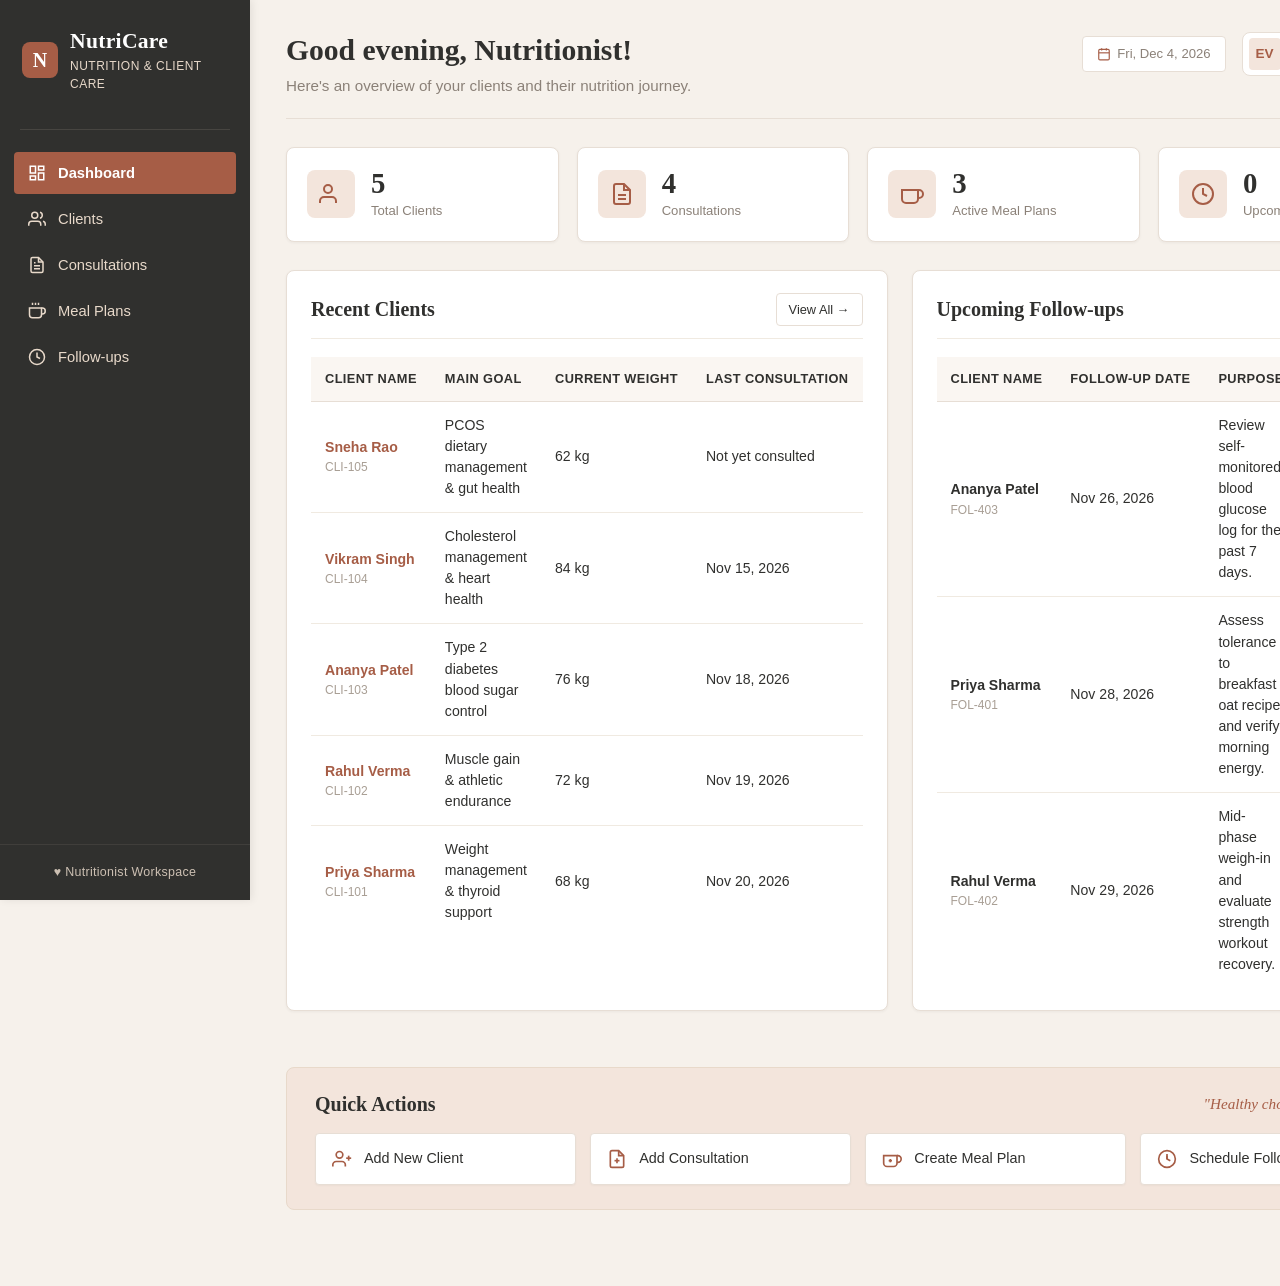
<file: index.html>
<!DOCTYPE html>
<html lang="en">
<head>
    <meta charset="UTF-8">
    <meta name="viewport" content="width=device-width, initial-scale=1.0">
    <title>NutriCare – Nutritionist Client Management Platform</title>
    <link rel="stylesheet" href="style.css">
</head>
<body>

    <!-- Mobile Top Navigation Bar -->
    <header class="mobile-header">
        <div class="brand-wrapper">
            <div class="brand-icon">N</div>
            <div class="brand-text">
                <h1 style="font-size:1.1rem; margin:0;">NutriCare</h1>
            </div>
        </div>
        <button type="button" class="mobile-toggle-btn" id="mobileNavToggle" aria-label="Toggle navigation menu">
            <svg width="24" height="24" viewBox="0 0 24 24" fill="none" stroke="currentColor" stroke-width="2"><path d="M4 6h16M4 12h16M4 18h16"></path></svg>
        </button>
    </header>
    <div class="mobile-backdrop" id="mobileBackdrop"></div>

    <div class="app-container">
        <!-- Dark Charcoal Sidebar -->
        <aside class="sidebar" id="mainSidebar">
            <div class="sidebar-header">
                <div class="brand-wrapper">
                    <div class="brand-icon">N</div>
                    <div class="brand-text">
                        <h1>NutriCare</h1>
                        <div class="brand-subtitle">Nutrition &amp; Client Care</div>
                    </div>
                </div>
            </div>
            
            <div class="sidebar-divider"></div>

            <nav class="sidebar-nav">
                <a href="index.html" class="nav-item active">
                    <svg viewBox="0 0 24 24"><rect x="3" y="3" width="7" height="9"></rect><rect x="14" y="3" width="7" height="5"></rect><rect x="14" y="12" width="7" height="9"></rect><rect x="3" y="16" width="7" height="5"></rect></svg>
                    <span>Dashboard</span>
                </a>
                <a href="clients.html" class="nav-item">
                    <svg viewBox="0 0 24 24"><path d="M17 21v-2a4 4 0 0 0-4-4H5a4 4 0 0 0-4 4v2"></path><circle cx="9" cy="7" r="4"></circle><path d="M23 21v-2a4 4 0 0 0-3-3.87"></path><path d="M16 3.13a4 4 0 0 1 0 7.75"></path></svg>
                    <span>Clients</span>
                </a>
                <a href="consultations.html" class="nav-item">
                    <svg viewBox="0 0 24 24"><path d="M14 2H6a2 2 0 0 0-2 2v16a2 2 0 0 0 2 2h12a2 2 0 0 0 2-2V8z"></path><polyline points="14 2 14 8 20 8"></polyline><line x1="16" y1="13" x2="8" y2="13"></line><line x1="16" y1="17" x2="8" y2="17"></line><polyline points="10 9 9 9 8 9"></polyline></svg>
                    <span>Consultations</span>
                </a>
                <a href="meal-plans.html" class="nav-item">
                    <svg viewBox="0 0 24 24"><path d="M18 8h1a4 4 0 0 1 0 8h-1"></path><path d="M2 8h16v9a4 4 0 0 1-4 4H6a4 4 0 0 1-4-4V8z"></path><line x1="6" y1="1" x2="6" y2="4"></line><line x1="10" y1="1" x2="10" y2="4"></line><line x1="14" y1="1" x2="14" y2="4"></line></svg>
                    <span>Meal Plans</span>
                </a>
                <a href="follow-ups.html" class="nav-item">
                    <svg viewBox="0 0 24 24"><circle cx="12" cy="12" r="10"></circle><polyline points="12 6 12 12 16 14"></polyline></svg>
                    <span>Follow-ups</span>
                </a>
            </nav>

            <div class="sidebar-footer">
                &hearts; Nutritionist Workspace
            </div>
        </aside>

        <!-- Main Content Area -->
        <main class="main-wrapper">
            <div class="content-container">

                <!-- Top Bar -->
                <header class="top-bar">
                    <div class="page-intro">
                        <h1 id="greetingTitle">Good morning, Nutritionist!</h1>
                        <p>Here's an overview of your clients and their nutrition journey.</p>
                    </div>

                    <div class="user-profile-meta">
                        <div class="date-pill">
                            <svg viewBox="0 0 24 24" fill="none" stroke="currentColor" stroke-width="2"><rect x="3" y="4" width="18" height="18" rx="2" ry="2"></rect><line x1="16" y1="2" x2="16" y2="6"></line><line x1="8" y1="2" x2="8" y2="6"></line><line x1="3" y1="10" x2="21" y2="10"></line></svg>
                            <span class="js-current-date">Today</span>
                        </div>
                        <div class="profile-badge">
                            <div class="profile-avatar">EV</div>
                            <div class="profile-info">
                                <div class="profile-name">Dr. Elena Vance, RD</div>
                                <div class="profile-role">Lead Clinical Nutritionist</div>
                            </div>
                        </div>
                    </div>
                </header>

                <!-- Summary Cards (4 Cards) -->
                <section class="stats-grid" aria-label="Key Practice Metrics">
                    <div class="stat-card">
                        <div class="stat-icon">
                            <svg viewBox="0 0 24 24"><path d="M17 21v-2a4 4 0 0 0-4-4H5a4 4 0 0 0-4 4v2"></path><circle cx="9" cy="7" r="4"></circle></svg>
                        </div>
                        <div class="stat-data">
                            <span class="stat-number" id="statTotalClients">0</span>
                            <span class="stat-label">Total Clients</span>
                        </div>
                    </div>

                    <div class="stat-card">
                        <div class="stat-icon">
                            <svg viewBox="0 0 24 24"><path d="M14 2H6a2 2 0 0 0-2 2v16a2 2 0 0 0 2 2h12a2 2 0 0 0 2-2V8z"></path><polyline points="14 2 14 8 20 8"></polyline><line x1="16" y1="13" x2="8" y2="13"></line><line x1="16" y1="17" x2="8" y2="17"></line></svg>
                        </div>
                        <div class="stat-data">
                            <span class="stat-number" id="statConsultations">0</span>
                            <span class="stat-label">Consultations</span>
                        </div>
                    </div>

                    <div class="stat-card">
                        <div class="stat-icon">
                            <svg viewBox="0 0 24 24"><path d="M18 8h1a4 4 0 0 1 0 8h-1"></path><path d="M2 8h16v9a4 4 0 0 1-4 4H6a4 4 0 0 1-4-4V8z"></path></svg>
                        </div>
                        <div class="stat-data">
                            <span class="stat-number" id="statActiveMealPlans">0</span>
                            <span class="stat-label">Active Meal Plans</span>
                        </div>
                    </div>

                    <div class="stat-card">
                        <div class="stat-icon">
                            <svg viewBox="0 0 24 24"><circle cx="12" cy="12" r="10"></circle><polyline points="12 6 12 12 16 14"></polyline></svg>
                        </div>
                        <div class="stat-data">
                            <span class="stat-number" id="statUpcomingFollowups">0</span>
                            <span class="stat-label">Upcoming Follow-ups</span>
                        </div>
                    </div>
                </section>

                <!-- Tables Split Section: Recent Clients & Upcoming Follow-ups -->
                <div class="dashboard-split">
                    <!-- Recent Clients -->
                    <section class="card-section">
                        <div class="card-header">
                            <h2>Recent Clients</h2>
                            <div class="header-action">
                                <a href="clients.html" class="btn btn-secondary btn-sm">View All &rarr;</a>
                            </div>
                        </div>
                        <div class="table-responsive">
                            <table class="data-table">
                                <thead>
                                    <tr>
                                        <th>Client Name</th>
                                        <th>Main Goal</th>
                                        <th>Current Weight</th>
                                        <th>Last Consultation</th>
                                    </tr>
                                </thead>
                                <tbody id="recentClientsBody">
                                    <!-- Populated dynamically via js/script.js -->
                                </tbody>
                            </table>
                        </div>
                    </section>

                    <!-- Upcoming Follow-ups -->
                    <section class="card-section">
                        <div class="card-header">
                            <h2>Upcoming Follow-ups</h2>
                            <div class="header-action">
                                <a href="follow-ups.html" class="btn btn-secondary btn-sm">View All &rarr;</a>
                            </div>
                        </div>
                        <div class="table-responsive">
                            <table class="data-table">
                                <thead>
                                    <tr>
                                        <th>Client Name</th>
                                        <th>Follow-up Date</th>
                                        <th>Purpose</th>
                                        <th>Status</th>
                                    </tr>
                                </thead>
                                <tbody id="upcomingFollowupsBody">
                                    <!-- Populated dynamically via js/script.js -->
                                </tbody>
                            </table>
                        </div>
                    </section>
                </div>

                <!-- Quick Actions Section -->
                <section class="quick-actions-box">
                    <div class="qa-header">
                        <h2>Quick Actions</h2>
                        <span class="qa-tagline">"Healthy choices. Happier you."</span>
                    </div>
                    <div class="quick-actions-grid">
                        <a href="clients.html?action=new" class="quick-action-btn">
                            <svg viewBox="0 0 24 24"><path d="M16 21v-2a4 4 0 0 0-4-4H5a4 4 0 0 0-4 4v2"></path><circle cx="9" cy="7" r="4"></circle><line x1="20" y1="8" x2="20" y2="14"></line><line x1="23" y1="11" x2="17" y2="11"></line></svg>
                            <span>Add New Client</span>
                        </a>

                        <a href="consultations.html?action=new" class="quick-action-btn">
                            <svg viewBox="0 0 24 24"><path d="M14 2H6a2 2 0 0 0-2 2v16a2 2 0 0 0 2 2h12a2 2 0 0 0 2-2V8z"></path><polyline points="14 2 14 8 20 8"></polyline><line x1="12" y1="11" x2="12" y2="17"></line><line x1="9" y1="14" x2="15" y2="14"></line></svg>
                            <span>Add Consultation</span>
                        </a>

                        <a href="meal-plans.html?action=new" class="quick-action-btn">
                            <svg viewBox="0 0 24 24"><path d="M18 8h1a4 4 0 0 1 0 8h-1"></path><path d="M2 8h16v9a4 4 0 0 1-4 4H6a4 4 0 0 1-4-4V8z"></path><line x1="10" y1="12" x2="10" y2="16"></line><line x1="8" y1="14" x2="12" y2="14"></line></svg>
                            <span>Create Meal Plan</span>
                        </a>

                        <a href="follow-ups.html?action=new" class="quick-action-btn">
                            <svg viewBox="0 0 24 24"><circle cx="12" cy="12" r="10"></circle><polyline points="12 6 12 12 16 14"></polyline><line x1="12" y1="8" x2="12" y2="12"></line></svg>
                            <span>Schedule Follow-up</span>
                        </a>
                    </div>
                </section>

            </div>
        </main>
    </div>

    <script src="script.js"></script>
</body>
</html>
</file>
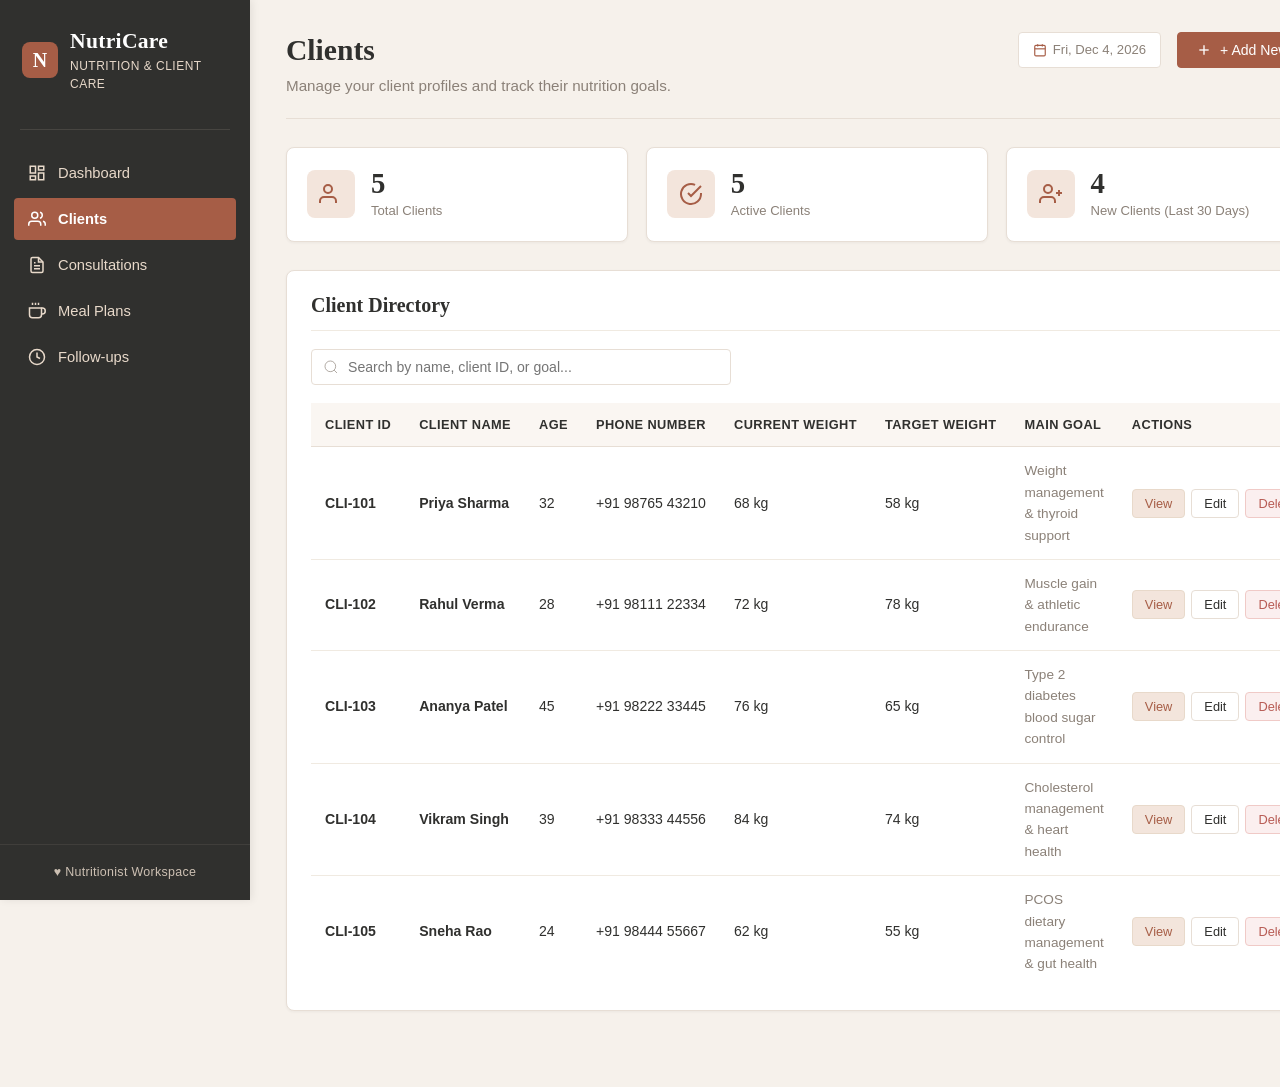
<file: clients.html>
<!DOCTYPE html>
<html lang="en">
<head>
    <meta charset="UTF-8">
    <meta name="viewport" content="width=device-width, initial-scale=1.0">
    <title>Clients – NutriCare Nutritionist Platform</title>
    <link rel="stylesheet" href="style.css">
</head>
<body>

    <!-- Mobile Top Navigation Bar -->
    <header class="mobile-header">
        <div class="brand-wrapper">
            <div class="brand-icon">N</div>
            <div class="brand-text">
                <h1 style="font-size:1.1rem; margin:0;">NutriCare</h1>
            </div>
        </div>
        <button type="button" class="mobile-toggle-btn" id="mobileNavToggle" aria-label="Toggle navigation menu">
            <svg width="24" height="24" viewBox="0 0 24 24" fill="none" stroke="currentColor" stroke-width="2"><path d="M4 6h16M4 12h16M4 18h16"></path></svg>
        </button>
    </header>
    <div class="mobile-backdrop" id="mobileBackdrop"></div>

    <div class="app-container">
        <!-- Dark Charcoal Sidebar -->
        <aside class="sidebar" id="mainSidebar">
            <div class="sidebar-header">
                <div class="brand-wrapper">
                    <div class="brand-icon">N</div>
                    <div class="brand-text">
                        <h1>NutriCare</h1>
                        <div class="brand-subtitle">Nutrition &amp; Client Care</div>
                    </div>
                </div>
            </div>
            
            <div class="sidebar-divider"></div>

            <nav class="sidebar-nav">
                <a href="index.html" class="nav-item">
                    <svg viewBox="0 0 24 24"><rect x="3" y="3" width="7" height="9"></rect><rect x="14" y="3" width="7" height="5"></rect><rect x="14" y="12" width="7" height="9"></rect><rect x="3" y="16" width="7" height="5"></rect></svg>
                    <span>Dashboard</span>
                </a>
                <a href="clients.html" class="nav-item active">
                    <svg viewBox="0 0 24 24"><path d="M17 21v-2a4 4 0 0 0-4-4H5a4 4 0 0 0-4 4v2"></path><circle cx="9" cy="7" r="4"></circle><path d="M23 21v-2a4 4 0 0 0-3-3.87"></path><path d="M16 3.13a4 4 0 0 1 0 7.75"></path></svg>
                    <span>Clients</span>
                </a>
                <a href="consultations.html" class="nav-item">
                    <svg viewBox="0 0 24 24"><path d="M14 2H6a2 2 0 0 0-2 2v16a2 2 0 0 0 2 2h12a2 2 0 0 0 2-2V8z"></path><polyline points="14 2 14 8 20 8"></polyline><line x1="16" y1="13" x2="8" y2="13"></line><line x1="16" y1="17" x2="8" y2="17"></line><polyline points="10 9 9 9 8 9"></polyline></svg>
                    <span>Consultations</span>
                </a>
                <a href="meal-plans.html" class="nav-item">
                    <svg viewBox="0 0 24 24"><path d="M18 8h1a4 4 0 0 1 0 8h-1"></path><path d="M2 8h16v9a4 4 0 0 1-4 4H6a4 4 0 0 1-4-4V8z"></path><line x1="6" y1="1" x2="6" y2="4"></line><line x1="10" y1="1" x2="10" y2="4"></line><line x1="14" y1="1" x2="14" y2="4"></line></svg>
                    <span>Meal Plans</span>
                </a>
                <a href="follow-ups.html" class="nav-item">
                    <svg viewBox="0 0 24 24"><circle cx="12" cy="12" r="10"></circle><polyline points="12 6 12 12 16 14"></polyline></svg>
                    <span>Follow-ups</span>
                </a>
            </nav>

            <div class="sidebar-footer">
                &hearts; Nutritionist Workspace
            </div>
        </aside>

        <!-- Main Content Area -->
        <main class="main-wrapper">
            <div class="content-container">

                <!-- Top Bar -->
                <header class="top-bar">
                    <div class="page-intro">
                        <h1>Clients</h1>
                        <p>Manage your client profiles and track their nutrition goals.</p>
                    </div>

                    <div class="user-profile-meta">
                        <div class="date-pill">
                            <svg viewBox="0 0 24 24" fill="none" stroke="currentColor" stroke-width="2"><rect x="3" y="4" width="18" height="18" rx="2" ry="2"></rect><line x1="16" y1="2" x2="16" y2="6"></line><line x1="8" y1="2" x2="8" y2="6"></line><line x1="3" y1="10" x2="21" y2="10"></line></svg>
                            <span class="js-current-date">Today</span>
                        </div>
                        <button type="button" class="btn btn-primary" onclick="openClientModal()">
                            <svg viewBox="0 0 24 24"><line x1="12" y1="5" x2="12" y2="19"></line><line x1="5" y1="12" x2="19" y2="12"></line></svg>
                            <span>+ Add New Client</span>
                        </button>
                    </div>
                </header>

                <!-- Client Overview Stats -->
                <section class="stats-grid cols-3" aria-label="Client Overview">
                    <div class="stat-card">
                        <div class="stat-icon">
                            <svg viewBox="0 0 24 24"><path d="M17 21v-2a4 4 0 0 0-4-4H5a4 4 0 0 0-4 4v2"></path><circle cx="9" cy="7" r="4"></circle></svg>
                        </div>
                        <div class="stat-data">
                            <span class="stat-number" id="totalClientsCount">0</span>
                            <span class="stat-label">Total Clients</span>
                        </div>
                    </div>

                    <div class="stat-card">
                        <div class="stat-icon">
                            <svg viewBox="0 0 24 24"><path d="M22 11.08V12a10 10 0 1 1-5.93-9.14"></path><polyline points="22 4 12 14.01 9 11.01"></polyline></svg>
                        </div>
                        <div class="stat-data">
                            <span class="stat-number" id="activeClientsCount">0</span>
                            <span class="stat-label">Active Clients</span>
                        </div>
                    </div>

                    <div class="stat-card">
                        <div class="stat-icon">
                            <svg viewBox="0 0 24 24"><path d="M16 21v-2a4 4 0 0 0-4-4H5a4 4 0 0 0-4 4v2"></path><circle cx="9" cy="7" r="4"></circle><line x1="20" y1="8" x2="20" y2="14"></line><line x1="23" y1="11" x2="17" y2="11"></line></svg>
                        </div>
                        <div class="stat-data">
                            <span class="stat-number" id="newClientsCount">0</span>
                            <span class="stat-label">New Clients (Last 30 Days)</span>
                        </div>
                    </div>
                </section>

                <!-- Client List Card -->
                <section class="card-section">
                    <div class="card-header">
                        <h2>Client Directory</h2>
                    </div>

                    <!-- Search Toolbar -->
                    <div class="toolbar-row">
                        <div class="search-input-wrapper">
                            <svg viewBox="0 0 24 24"><circle cx="11" cy="11" r="8"></circle><line x1="21" y1="21" x2="16.65" y2="16.65"></line></svg>
                            <input type="text" id="clientSearchInput" class="search-input" placeholder="Search by name, client ID, or goal...">
                        </div>
                    </div>

                    <!-- Client Table -->
                    <div class="table-responsive">
                        <table class="data-table">
                            <thead>
                                <tr>
                                    <th>Client ID</th>
                                    <th>Client Name</th>
                                    <th>Age</th>
                                    <th>Phone Number</th>
                                    <th>Current Weight</th>
                                    <th>Target Weight</th>
                                    <th>Main Goal</th>
                                    <th>Actions</th>
                                </tr>
                            </thead>
                            <tbody id="clientsTableBody">
                                <!-- Populated dynamically via js/script.js -->
                            </tbody>
                        </table>
                    </div>
                </section>

            </div>
        </main>
    </div>

    <!-- Modal: Add / Edit Client -->
    <div class="modal-overlay" id="clientModal">
        <div class="modal-dialog modal-lg">
            <div class="modal-header">
                <h3 id="clientModalTitle">Add New Client</h3>
                <button type="button" class="modal-close-btn" onclick="closeClientModal()">&times;</button>
            </div>
            <form id="clientForm">
                <input type="hidden" id="clientId">
                <div class="modal-body">
                    
                    <!-- Personal Information -->
                    <h4 class="form-section-title" style="margin-top:0;">Personal Information</h4>
                    <div class="form-grid">
                        <div class="form-group">
                            <label class="form-label" for="clientName">Full Name <span class="required">*</span></label>
                            <input type="text" id="clientName" class="form-control" placeholder="e.g. Priya Sharma" required>
                        </div>
                        <div class="form-group">
                            <label class="form-label" for="clientAge">Age <span class="required">*</span></label>
                            <input type="number" id="clientAge" class="form-control" min="1" max="120" placeholder="e.g. 32" required>
                        </div>
                        <div class="form-group">
                            <label class="form-label" for="clientGender">Gender</label>
                            <select id="clientGender" class="form-control">
                                <option value="Female">Female</option>
                                <option value="Male">Male</option>
                                <option value="Non-binary / Other">Non-binary / Other</option>
                            </select>
                        </div>
                        <div class="form-group">
                            <label class="form-label" for="clientPhone">Phone Number</label>
                            <input type="tel" id="clientPhone" class="form-control" placeholder="e.g. +91 98765 43210">
                        </div>
                        <div class="form-group full-width">
                            <label class="form-label" for="clientEmail">Email Address</label>
                            <input type="email" id="clientEmail" class="form-control" placeholder="e.g. priya.sharma@example.com">
                        </div>
                    </div>

                    <!-- Body Measurements -->
                    <h4 class="form-section-title">Body Measurements</h4>
                    <div class="form-grid grid-3">
                        <div class="form-group">
                            <label class="form-label" for="clientHeight">Height (cm)</label>
                            <input type="number" id="clientHeight" class="form-control" step="0.5" placeholder="e.g. 162">
                        </div>
                        <div class="form-group">
                            <label class="form-label" for="clientCurrentWeight">Current Weight (kg)</label>
                            <input type="number" id="clientCurrentWeight" class="form-control" step="0.1" placeholder="e.g. 68.0">
                        </div>
                        <div class="form-group">
                            <label class="form-label" for="clientTargetWeight">Target Weight (kg)</label>
                            <input type="number" id="clientTargetWeight" class="form-control" step="0.1" placeholder="e.g. 58.0">
                        </div>
                    </div>

                    <!-- Nutrition Information -->
                    <h4 class="form-section-title">Nutrition &amp; Lifestyle Information</h4>
                    <div class="form-grid">
                        <div class="form-group full-width">
                            <label class="form-label" for="clientGoal">Main Nutrition Goal</label>
                            <input type="text" id="clientGoal" class="form-control" placeholder="e.g. Weight management &amp; thyroid support">
                        </div>
                        <div class="form-group">
                            <label class="form-label" for="clientPreferences">Food Preferences</label>
                            <input type="text" id="clientPreferences" class="form-control" placeholder="e.g. Vegetarian, whole grains, warm soups">
                        </div>
                        <div class="form-group">
                            <label class="form-label" for="clientAllergies">Food Allergies / Intolerances</label>
                            <input type="text" id="clientAllergies" class="form-control" placeholder="e.g. Lactose intolerant, peanut allergy">
                        </div>
                        <div class="form-group full-width">
                            <label class="form-label" for="clientActivityLevel">Activity Level</label>
                            <select id="clientActivityLevel" class="form-control">
                                <option value="Sedentary (Little or no exercise, desk job)">Sedentary (Little or no exercise, desk job)</option>
                                <option value="Light (Light exercise / walking 1-3 days/week)">Light (Light exercise / walking 1-3 days/week)</option>
                                <option value="Moderate (Yoga, workout 3-5 days/week)" selected>Moderate (Yoga, workout 3-5 days/week)</option>
                                <option value="High (Hard exercise / sports 6-7 days/week)">High (Hard exercise / sports 6-7 days/week)</option>
                            </select>
                        </div>
                        <div class="form-group full-width">
                            <label class="form-label" for="clientNotes">Additional Nutritionist Clinical Notes</label>
                            <textarea id="clientNotes" class="form-control" rows="3" placeholder="Health history, lab markers, dietary challenges, medication timings..."></textarea>
                        </div>
                    </div>

                </div>
                <div class="modal-footer">
                    <button type="button" class="btn btn-secondary" onclick="closeClientModal()">Cancel</button>
                    <button type="submit" class="btn btn-primary">Save Client</button>
                </div>
            </form>
        </div>
    </div>

    <!-- Modal: View Detailed Client Profile -->
    <div class="modal-overlay" id="clientProfileModal">
        <div class="modal-dialog modal-lg">
            <div class="modal-header">
                <h3>Client Profile &amp; History</h3>
                <button type="button" class="modal-close-btn" onclick="closeClientProfileModal()">&times;</button>
            </div>
            <div class="modal-body" id="clientProfileModalBody">
                <!-- Dynamically populated via viewClientProfile() in js/script.js -->
            </div>
            <div class="modal-footer">
                <button type="button" class="btn btn-secondary" onclick="closeClientProfileModal()">Close</button>
            </div>
        </div>
    </div>

    <script src="script.js"></script>
</body>
</html>
</file>
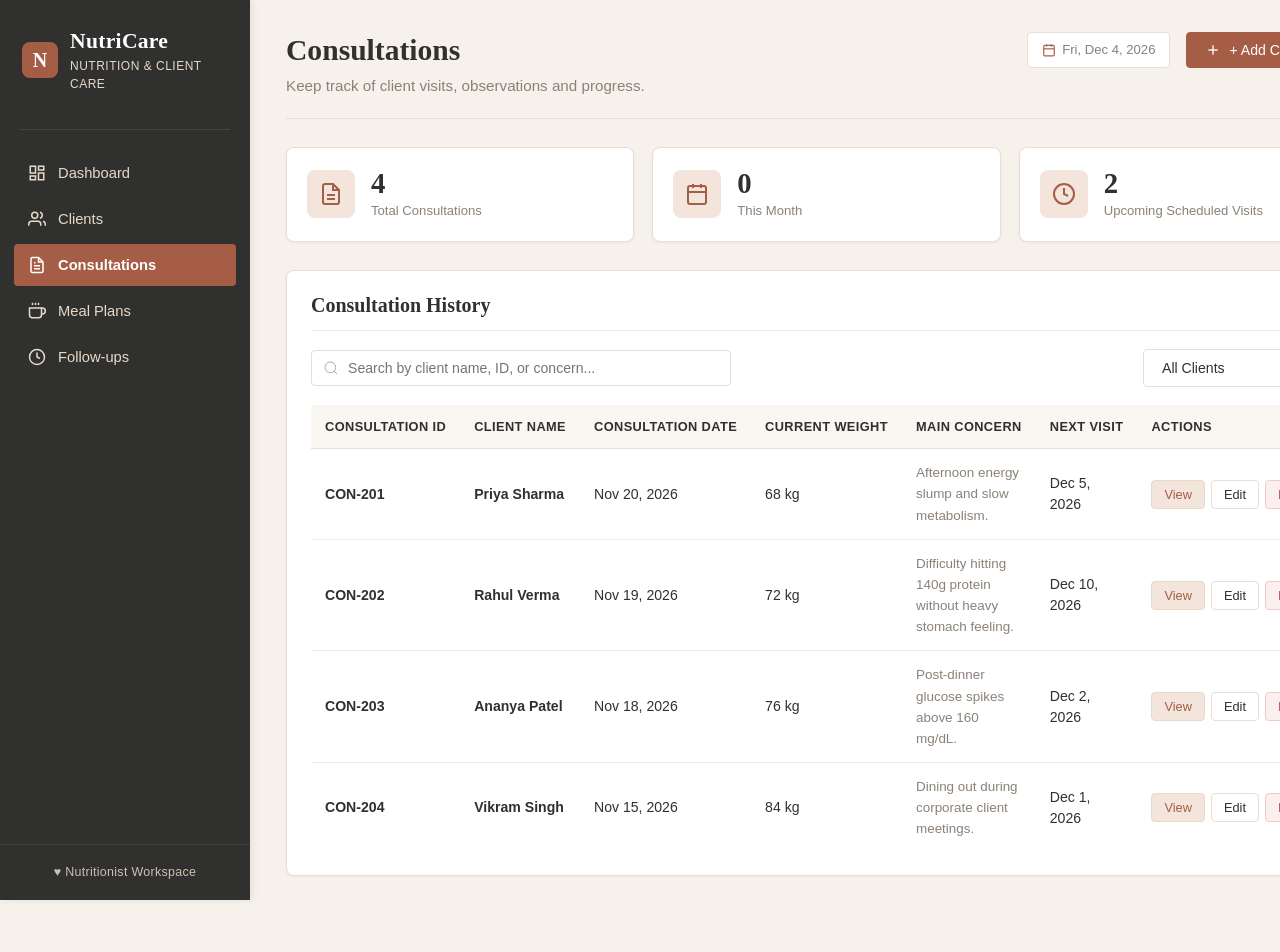
<file: consultations.html>
<!DOCTYPE html>
<html lang="en">
<head>
    <meta charset="UTF-8">
    <meta name="viewport" content="width=device-width, initial-scale=1.0">
    <title>Consultations – NutriCare Nutritionist Platform</title>
    <link rel="stylesheet" href="style.css">
</head>
<body>

    <!-- Mobile Top Navigation Bar -->
    <header class="mobile-header">
        <div class="brand-wrapper">
            <div class="brand-icon">N</div>
            <div class="brand-text">
                <h1 style="font-size:1.1rem; margin:0;">NutriCare</h1>
            </div>
        </div>
        <button type="button" class="mobile-toggle-btn" id="mobileNavToggle" aria-label="Toggle navigation menu">
            <svg width="24" height="24" viewBox="0 0 24 24" fill="none" stroke="currentColor" stroke-width="2"><path d="M4 6h16M4 12h16M4 18h16"></path></svg>
        </button>
    </header>
    <div class="mobile-backdrop" id="mobileBackdrop"></div>

    <div class="app-container">
        <!-- Dark Charcoal Sidebar -->
        <aside class="sidebar" id="mainSidebar">
            <div class="sidebar-header">
                <div class="brand-wrapper">
                    <div class="brand-icon">N</div>
                    <div class="brand-text">
                        <h1>NutriCare</h1>
                        <div class="brand-subtitle">Nutrition &amp; Client Care</div>
                    </div>
                </div>
            </div>
            
            <div class="sidebar-divider"></div>

            <nav class="sidebar-nav">
                <a href="index.html" class="nav-item">
                    <svg viewBox="0 0 24 24"><rect x="3" y="3" width="7" height="9"></rect><rect x="14" y="3" width="7" height="5"></rect><rect x="14" y="12" width="7" height="9"></rect><rect x="3" y="16" width="7" height="5"></rect></svg>
                    <span>Dashboard</span>
                </a>
                <a href="clients.html" class="nav-item">
                    <svg viewBox="0 0 24 24"><path d="M17 21v-2a4 4 0 0 0-4-4H5a4 4 0 0 0-4 4v2"></path><circle cx="9" cy="7" r="4"></circle><path d="M23 21v-2a4 4 0 0 0-3-3.87"></path><path d="M16 3.13a4 4 0 0 1 0 7.75"></path></svg>
                    <span>Clients</span>
                </a>
                <a href="consultations.html" class="nav-item active">
                    <svg viewBox="0 0 24 24"><path d="M14 2H6a2 2 0 0 0-2 2v16a2 2 0 0 0 2 2h12a2 2 0 0 0 2-2V8z"></path><polyline points="14 2 14 8 20 8"></polyline><line x1="16" y1="13" x2="8" y2="13"></line><line x1="16" y1="17" x2="8" y2="17"></line><polyline points="10 9 9 9 8 9"></polyline></svg>
                    <span>Consultations</span>
                </a>
                <a href="meal-plans.html" class="nav-item">
                    <svg viewBox="0 0 24 24"><path d="M18 8h1a4 4 0 0 1 0 8h-1"></path><path d="M2 8h16v9a4 4 0 0 1-4 4H6a4 4 0 0 1-4-4V8z"></path><line x1="6" y1="1" x2="6" y2="4"></line><line x1="10" y1="1" x2="10" y2="4"></line><line x1="14" y1="1" x2="14" y2="4"></line></svg>
                    <span>Meal Plans</span>
                </a>
                <a href="follow-ups.html" class="nav-item">
                    <svg viewBox="0 0 24 24"><circle cx="12" cy="12" r="10"></circle><polyline points="12 6 12 12 16 14"></polyline></svg>
                    <span>Follow-ups</span>
                </a>
            </nav>

            <div class="sidebar-footer">
                &hearts; Nutritionist Workspace
            </div>
        </aside>

        <!-- Main Content Area -->
        <main class="main-wrapper">
            <div class="content-container">

                <!-- Top Bar -->
                <header class="top-bar">
                    <div class="page-intro">
                        <h1>Consultations</h1>
                        <p>Keep track of client visits, observations and progress.</p>
                    </div>

                    <div class="user-profile-meta">
                        <div class="date-pill">
                            <svg viewBox="0 0 24 24" fill="none" stroke="currentColor" stroke-width="2"><rect x="3" y="4" width="18" height="18" rx="2" ry="2"></rect><line x1="16" y1="2" x2="16" y2="6"></line><line x1="8" y1="2" x2="8" y2="6"></line><line x1="3" y1="10" x2="21" y2="10"></line></svg>
                            <span class="js-current-date">Today</span>
                        </div>
                        <button type="button" class="btn btn-primary" onclick="openConsultationModal()">
                            <svg viewBox="0 0 24 24"><line x1="12" y1="5" x2="12" y2="19"></line><line x1="5" y1="12" x2="19" y2="12"></line></svg>
                            <span>+ Add Consultation</span>
                        </button>
                    </div>
                </header>

                <!-- Consultation Overview -->
                <section class="stats-grid cols-3" aria-label="Consultations Overview">
                    <div class="stat-card">
                        <div class="stat-icon">
                            <svg viewBox="0 0 24 24"><path d="M14 2H6a2 2 0 0 0-2 2v16a2 2 0 0 0 2 2h12a2 2 0 0 0 2-2V8z"></path><polyline points="14 2 14 8 20 8"></polyline><line x1="16" y1="13" x2="8" y2="13"></line><line x1="16" y1="17" x2="8" y2="17"></line></svg>
                        </div>
                        <div class="stat-data">
                            <span class="stat-number" id="totalConsultationsCount">0</span>
                            <span class="stat-label">Total Consultations</span>
                        </div>
                    </div>

                    <div class="stat-card">
                        <div class="stat-icon">
                            <svg viewBox="0 0 24 24"><rect x="3" y="4" width="18" height="18" rx="2" ry="2"></rect><line x1="16" y1="2" x2="16" y2="6"></line><line x1="8" y1="2" x2="8" y2="6"></line><line x1="3" y1="10" x2="21" y2="10"></line></svg>
                        </div>
                        <div class="stat-data">
                            <span class="stat-number" id="thisMonthConsultationsCount">0</span>
                            <span class="stat-label">This Month</span>
                        </div>
                    </div>

                    <div class="stat-card">
                        <div class="stat-icon">
                            <svg viewBox="0 0 24 24"><circle cx="12" cy="12" r="10"></circle><polyline points="12 6 12 12 16 14"></polyline></svg>
                        </div>
                        <div class="stat-data">
                            <span class="stat-number" id="upcomingConsultationsCount">0</span>
                            <span class="stat-label">Upcoming Scheduled Visits</span>
                        </div>
                    </div>
                </section>

                <!-- Consultation History Section -->
                <section class="card-section">
                    <div class="card-header">
                        <h2>Consultation History</h2>
                    </div>

                    <!-- Toolbar & Filters -->
                    <div class="toolbar-row">
                        <div class="search-input-wrapper">
                            <svg viewBox="0 0 24 24"><circle cx="11" cy="11" r="8"></circle><line x1="21" y1="21" x2="16.65" y2="16.65"></line></svg>
                            <input type="text" id="consultationSearchInput" class="search-input" placeholder="Search by client name, ID, or concern...">
                        </div>
                        <div>
                            <select id="consultationFilterClient" class="filter-select">
                                <option value="">All Clients</option>
                            </select>
                        </div>
                    </div>

                    <!-- Table -->
                    <div class="table-responsive">
                        <table class="data-table">
                            <thead>
                                <tr>
                                    <th>Consultation ID</th>
                                    <th>Client Name</th>
                                    <th>Consultation Date</th>
                                    <th>Current Weight</th>
                                    <th>Main Concern</th>
                                    <th>Next Visit</th>
                                    <th>Actions</th>
                                </tr>
                            </thead>
                            <tbody id="consultationsTableBody">
                                <!-- Populated dynamically via js/script.js -->
                            </tbody>
                        </table>
                    </div>
                </section>

            </div>
        </main>
    </div>

    <!-- Modal: Add / Edit Consultation -->
    <div class="modal-overlay" id="consultationModal">
        <div class="modal-dialog modal-lg">
            <div class="modal-header">
                <h3 id="consultationModalTitle">Add Consultation</h3>
                <button type="button" class="modal-close-btn" onclick="closeConsultationModal()">&times;</button>
            </div>
            <form id="consultationForm">
                <input type="hidden" id="consultationId">
                <div class="modal-body">

                    <!-- Client Information -->
                    <h4 class="form-section-title" style="margin-top:0;">Client Information</h4>
                    <div class="form-grid">
                        <div class="form-group">
                            <label class="form-label" for="consultationClientId">Select Client <span class="required">*</span></label>
                            <select id="consultationClientId" class="form-control" required>
                                <option value="">-- Choose a Client --</option>
                            </select>
                        </div>
                        <div class="form-group">
                            <label class="form-label" for="consultationDate">Consultation Date <span class="required">*</span></label>
                            <input type="date" id="consultationDate" class="form-control" required>
                        </div>
                    </div>

                    <!-- Measurements -->
                    <h4 class="form-section-title">Measurements</h4>
                    <div class="form-grid">
                        <div class="form-group">
                            <label class="form-label" for="consultationPrevWeight">Previous Weight (kg)</label>
                            <input type="number" id="consultationPrevWeight" class="form-control" step="0.1" placeholder="e.g. 70.0">
                        </div>
                        <div class="form-group">
                            <label class="form-label" for="consultationCurrentWeight">Current Weight (kg)</label>
                            <input type="number" id="consultationCurrentWeight" class="form-control" step="0.1" placeholder="e.g. 68.0">
                        </div>
                    </div>

                    <!-- Consultation Details -->
                    <h4 class="form-section-title">Consultation Details</h4>
                    <div class="form-grid">
                        <div class="form-group full-width">
                            <label class="form-label" for="consultationConcerns">Main Concerns Discussed</label>
                            <textarea id="consultationConcerns" class="form-control" rows="2" placeholder="Symptoms, energy levels, digestive complaints, cravings..."></textarea>
                        </div>
                        <div class="form-group full-width">
                            <label class="form-label" for="consultationHabits">Eating Habits &amp; Daily Routine</label>
                            <textarea id="consultationHabits" class="form-control" rows="2" placeholder="Meal timings, snacking habits, hydration, dining out frequency..."></textarea>
                        </div>
                        <div class="form-group full-width">
                            <label class="form-label" for="consultationProgress">Progress Since Last Consultation</label>
                            <textarea id="consultationProgress" class="form-control" rows="2" placeholder="Weight changes, energy improvements, lab work, measurements..."></textarea>
                        </div>
                        <div class="form-group full-width">
                            <label class="form-label" for="consultationObservations">Nutritionist Observations</label>
                            <textarea id="consultationObservations" class="form-control" rows="2" placeholder="Nutritional compliance, micronutrient intake, metabolic markers..."></textarea>
                        </div>
                        <div class="form-group full-width">
                            <label class="form-label" for="consultationRecommendations">Dietary Recommendations &amp; Action Plan</label>
                            <textarea id="consultationRecommendations" class="form-control" rows="2" placeholder="Prescribed nutrition interventions, food additions, recipe swaps..."></textarea>
                        </div>
                    </div>

                    <!-- Next Appointment -->
                    <h4 class="form-section-title">Next Appointment</h4>
                    <div class="form-grid">
                        <div class="form-group">
                            <label class="form-label" for="consultationNextDate">Next Consultation Date</label>
                            <input type="date" id="consultationNextDate" class="form-control">
                        </div>
                    </div>

                </div>
                <div class="modal-footer">
                    <button type="button" class="btn btn-secondary" onclick="closeConsultationModal()">Cancel</button>
                    <button type="submit" class="btn btn-primary">Save Consultation</button>
                </div>
            </form>
        </div>
    </div>

    <!-- Modal: View Consultation Details -->
    <div class="modal-overlay" id="consultationViewModal">
        <div class="modal-dialog modal-lg">
            <div class="modal-header">
                <h3>Consultation Record Details</h3>
                <button type="button" class="modal-close-btn" onclick="closeConsultationViewModal()">&times;</button>
            </div>
            <div class="modal-body" id="consultationViewModalBody">
                <!-- Dynamically populated via viewConsultationDetails() in js/script.js -->
            </div>
            <div class="modal-footer">
                <button type="button" class="btn btn-secondary" onclick="closeConsultationViewModal()">Close</button>
            </div>
        </div>
    </div>

    <script src="script.js"></script>
</body>
</html>
</file>
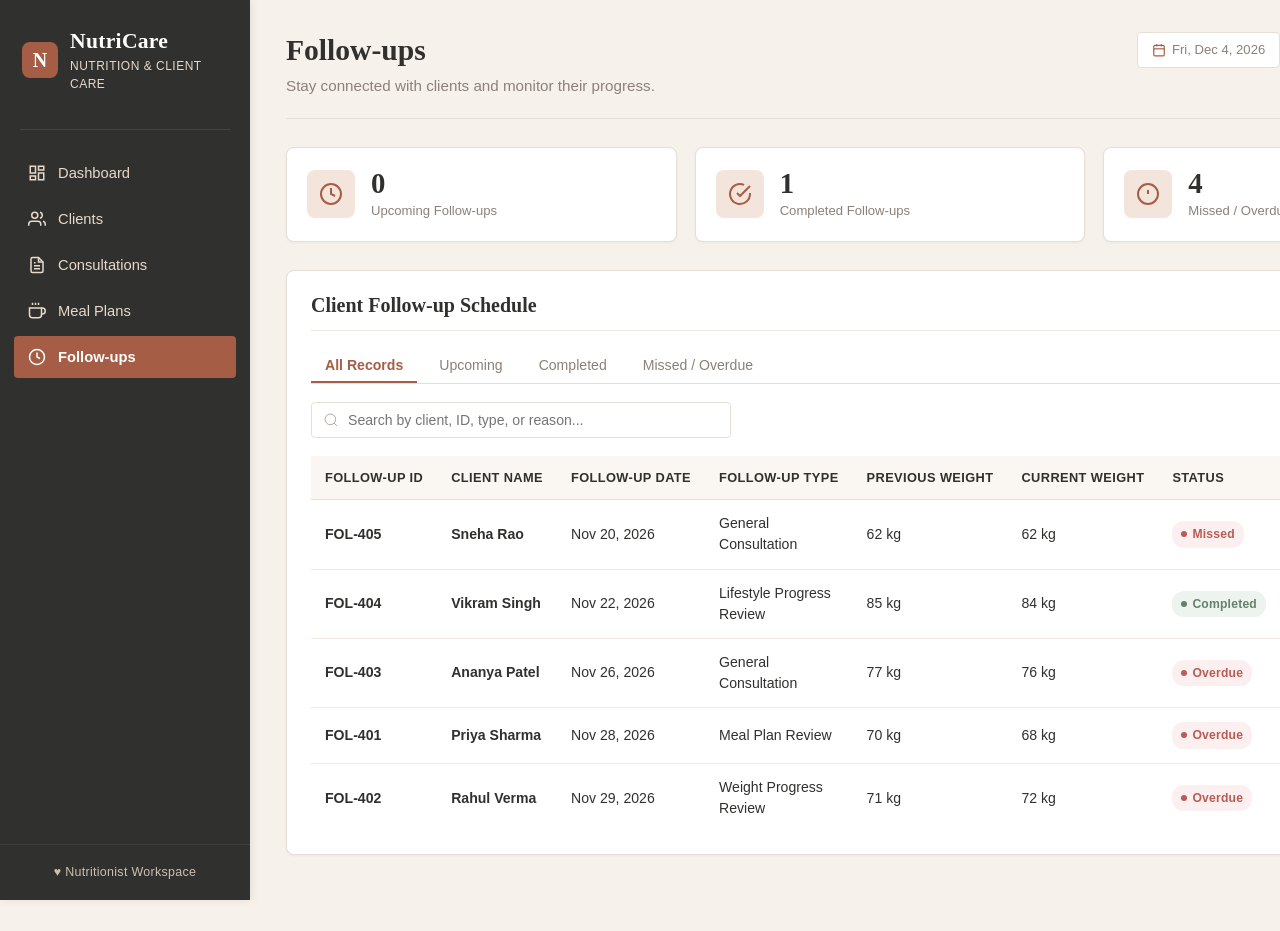
<file: follow-ups.html>
<!DOCTYPE html>
<html lang="en">
<head>
    <meta charset="UTF-8">
    <meta name="viewport" content="width=device-width, initial-scale=1.0">
    <title>Follow-ups – NutriCare Nutritionist Platform</title>
    <link rel="stylesheet" href="style.css">
</head>
<body>

    <!-- Mobile Top Navigation Bar -->
    <header class="mobile-header">
        <div class="brand-wrapper">
            <div class="brand-icon">N</div>
            <div class="brand-text">
                <h1 style="font-size:1.1rem; margin:0;">NutriCare</h1>
            </div>
        </div>
        <button type="button" class="mobile-toggle-btn" id="mobileNavToggle" aria-label="Toggle navigation menu">
            <svg width="24" height="24" viewBox="0 0 24 24" fill="none" stroke="currentColor" stroke-width="2"><path d="M4 6h16M4 12h16M4 18h16"></path></svg>
        </button>
    </header>
    <div class="mobile-backdrop" id="mobileBackdrop"></div>

    <div class="app-container">
        <!-- Dark Charcoal Sidebar -->
        <aside class="sidebar" id="mainSidebar">
            <div class="sidebar-header">
                <div class="brand-wrapper">
                    <div class="brand-icon">N</div>
                    <div class="brand-text">
                        <h1>NutriCare</h1>
                        <div class="brand-subtitle">Nutrition &amp; Client Care</div>
                    </div>
                </div>
            </div>
            
            <div class="sidebar-divider"></div>

            <nav class="sidebar-nav">
                <a href="index.html" class="nav-item">
                    <svg viewBox="0 0 24 24"><rect x="3" y="3" width="7" height="9"></rect><rect x="14" y="3" width="7" height="5"></rect><rect x="14" y="12" width="7" height="9"></rect><rect x="3" y="16" width="7" height="5"></rect></svg>
                    <span>Dashboard</span>
                </a>
                <a href="clients.html" class="nav-item">
                    <svg viewBox="0 0 24 24"><path d="M17 21v-2a4 4 0 0 0-4-4H5a4 4 0 0 0-4 4v2"></path><circle cx="9" cy="7" r="4"></circle><path d="M23 21v-2a4 4 0 0 0-3-3.87"></path><path d="M16 3.13a4 4 0 0 1 0 7.75"></path></svg>
                    <span>Clients</span>
                </a>
                <a href="consultations.html" class="nav-item">
                    <svg viewBox="0 0 24 24"><path d="M14 2H6a2 2 0 0 0-2 2v16a2 2 0 0 0 2 2h12a2 2 0 0 0 2-2V8z"></path><polyline points="14 2 14 8 20 8"></polyline><line x1="16" y1="13" x2="8" y2="13"></line><line x1="16" y1="17" x2="8" y2="17"></line><polyline points="10 9 9 9 8 9"></polyline></svg>
                    <span>Consultations</span>
                </a>
                <a href="meal-plans.html" class="nav-item">
                    <svg viewBox="0 0 24 24"><path d="M18 8h1a4 4 0 0 1 0 8h-1"></path><path d="M2 8h16v9a4 4 0 0 1-4 4H6a4 4 0 0 1-4-4V8z"></path><line x1="6" y1="1" x2="6" y2="4"></line><line x1="10" y1="1" x2="10" y2="4"></line><line x1="14" y1="1" x2="14" y2="4"></line></svg>
                    <span>Meal Plans</span>
                </a>
                <a href="follow-ups.html" class="nav-item active">
                    <svg viewBox="0 0 24 24"><circle cx="12" cy="12" r="10"></circle><polyline points="12 6 12 12 16 14"></polyline></svg>
                    <span>Follow-ups</span>
                </a>
            </nav>

            <div class="sidebar-footer">
                &hearts; Nutritionist Workspace
            </div>
        </aside>

        <!-- Main Content Area -->
        <main class="main-wrapper">
            <div class="content-container">

                <!-- Top Bar -->
                <header class="top-bar">
                    <div class="page-intro">
                        <h1>Follow-ups</h1>
                        <p>Stay connected with clients and monitor their progress.</p>
                    </div>

                    <div class="user-profile-meta">
                        <div class="date-pill">
                            <svg viewBox="0 0 24 24" fill="none" stroke="currentColor" stroke-width="2"><rect x="3" y="4" width="18" height="18" rx="2" ry="2"></rect><line x1="16" y1="2" x2="16" y2="6"></line><line x1="8" y1="2" x2="8" y2="6"></line><line x1="3" y1="10" x2="21" y2="10"></line></svg>
                            <span class="js-current-date">Today</span>
                        </div>
                        <button type="button" class="btn btn-primary" onclick="openFollowUpModal()">
                            <svg viewBox="0 0 24 24"><line x1="12" y1="5" x2="12" y2="19"></line><line x1="5" y1="12" x2="19" y2="12"></line></svg>
                            <span>+ Schedule Follow-up</span>
                        </button>
                    </div>
                </header>

                <!-- Overview -->
                <section class="stats-grid cols-3" aria-label="Follow-up Overview">
                    <div class="stat-card">
                        <div class="stat-icon">
                            <svg viewBox="0 0 24 24"><circle cx="12" cy="12" r="10"></circle><polyline points="12 6 12 12 16 14"></polyline></svg>
                        </div>
                        <div class="stat-data">
                            <span class="stat-number" id="upcomingFollowUpsCount">0</span>
                            <span class="stat-label">Upcoming Follow-ups</span>
                        </div>
                    </div>

                    <div class="stat-card">
                        <div class="stat-icon">
                            <svg viewBox="0 0 24 24"><path d="M22 11.08V12a10 10 0 1 1-5.93-9.14"></path><polyline points="22 4 12 14.01 9 11.01"></polyline></svg>
                        </div>
                        <div class="stat-data">
                            <span class="stat-number" id="completedFollowUpsCount">0</span>
                            <span class="stat-label">Completed Follow-ups</span>
                        </div>
                    </div>

                    <div class="stat-card">
                        <div class="stat-icon">
                            <svg viewBox="0 0 24 24"><circle cx="12" cy="12" r="10"></circle><line x1="12" y1="8" x2="12" y2="12"></line><line x1="12" y1="16" x2="12.01" y2="16"></line></svg>
                        </div>
                        <div class="stat-data">
                            <span class="stat-number" id="missedFollowUpsCount">0</span>
                            <span class="stat-label">Missed / Overdue</span>
                        </div>
                    </div>
                </section>

                <!-- Follow-up Records Section -->
                <section class="card-section">
                    <div class="card-header">
                        <h2>Client Follow-up Schedule</h2>
                    </div>

                    <!-- Tabs Filter -->
                    <div class="tabs-nav">
                        <button type="button" class="tab-btn active" data-status-filter="all">All Records</button>
                        <button type="button" class="tab-btn" data-status-filter="upcoming">Upcoming</button>
                        <button type="button" class="tab-btn" data-status-filter="completed">Completed</button>
                        <button type="button" class="tab-btn" data-status-filter="missed">Missed / Overdue</button>
                    </div>

                    <!-- Search Toolbar -->
                    <div class="toolbar-row">
                        <div class="search-input-wrapper">
                            <svg viewBox="0 0 24 24"><circle cx="11" cy="11" r="8"></circle><line x1="21" y1="21" x2="16.65" y2="16.65"></line></svg>
                            <input type="text" id="followUpSearchInput" class="search-input" placeholder="Search by client, ID, type, or reason...">
                        </div>
                    </div>

                    <!-- Table -->
                    <div class="table-responsive">
                        <table class="data-table">
                            <thead>
                                <tr>
                                    <th>Follow-up ID</th>
                                    <th>Client Name</th>
                                    <th>Follow-up Date</th>
                                    <th>Follow-up Type</th>
                                    <th>Previous Weight</th>
                                    <th>Current Weight</th>
                                    <th>Status</th>
                                    <th>Actions</th>
                                </tr>
                            </thead>
                            <tbody id="followUpsTableBody">
                                <!-- Populated dynamically via js/script.js -->
                            </tbody>
                        </table>
                    </div>
                </section>

            </div>
        </main>
    </div>

    <!-- Modal: Schedule / Edit Follow-up -->
    <div class="modal-overlay" id="followUpModal">
        <div class="modal-dialog modal-lg">
            <div class="modal-header">
                <h3 id="followUpModalTitle">Schedule Follow-up</h3>
                <button type="button" class="modal-close-btn" onclick="closeFollowUpModal()">&times;</button>
            </div>
            <form id="followUpForm">
                <input type="hidden" id="followUpId">
                <div class="modal-body">

                    <!-- Basic Follow-up Info -->
                    <h4 class="form-section-title" style="margin-top:0;">Appointment Details</h4>
                    <div class="form-grid">
                        <div class="form-group">
                            <label class="form-label" for="followUpClientId">Select Client <span class="required">*</span></label>
                            <select id="followUpClientId" class="form-control" required>
                                <option value="">-- Choose a Client --</option>
                            </select>
                        </div>
                        <div class="form-group">
                            <label class="form-label" for="followUpDate">Follow-up Date <span class="required">*</span></label>
                            <input type="date" id="followUpDate" class="form-control" required>
                        </div>
                        <div class="form-group">
                            <label class="form-label" for="followUpType">Follow-up Type <span class="required">*</span></label>
                            <select id="followUpType" class="form-control">
                                <option value="Weight Progress Review">Weight Progress Review</option>
                                <option value="Meal Plan Review">Meal Plan Review</option>
                                <option value="General Consultation">General Consultation</option>
                                <option value="Lifestyle Progress Review">Lifestyle Progress Review</option>
                            </select>
                        </div>
                        <div class="form-group">
                            <label class="form-label" for="followUpStatus">Follow-up Status <span class="required">*</span></label>
                            <select id="followUpStatus" class="form-control">
                                <option value="Scheduled">Scheduled</option>
                                <option value="Completed">Completed</option>
                                <option value="Missed">Missed</option>
                            </select>
                        </div>
                        <div class="form-group full-width">
                            <label class="form-label" for="followUpReason">Reason for Follow-up</label>
                            <input type="text" id="followUpReason" class="form-control" placeholder="e.g. Mid-phase weigh-in and check adherence to breakfast swaps">
                        </div>
                    </div>

                    <!-- Measurements -->
                    <h4 class="form-section-title">Measurements</h4>
                    <div class="form-grid">
                        <div class="form-group">
                            <label class="form-label" for="followUpPrevWeight">Previous Weight (kg)</label>
                            <input type="number" id="followUpPrevWeight" class="form-control" step="0.1" placeholder="e.g. 70.0">
                        </div>
                        <div class="form-group">
                            <label class="form-label" for="followUpCurrentWeight">Current Weight (kg)</label>
                            <input type="number" id="followUpCurrentWeight" class="form-control" step="0.1" placeholder="e.g. 68.0">
                        </div>
                    </div>

                    <!-- Notes & Actions -->
                    <h4 class="form-section-title">Clinical Progress &amp; Next Steps</h4>
                    <div class="form-grid">
                        <div class="form-group full-width">
                            <label class="form-label" for="followUpProgressNotes">Progress Notes</label>
                            <textarea id="followUpProgressNotes" class="form-control" rows="2" placeholder="Observed body changes, compliance, digestion, workout recovery..."></textarea>
                        </div>
                        <div class="form-group full-width">
                            <label class="form-label" for="followUpNextSteps">Next Steps &amp; Recommendations</label>
                            <textarea id="followUpNextSteps" class="form-control" rows="2" placeholder="Prescribed tweaks, next review date, blood test referrals..."></textarea>
                        </div>
                    </div>

                </div>
                <div class="modal-footer">
                    <button type="button" class="btn btn-secondary" onclick="closeFollowUpModal()">Cancel</button>
                    <button type="submit" class="btn btn-primary">Save Follow-up</button>
                </div>
            </form>
        </div>
    </div>

    <!-- Modal: View Follow-up Details -->
    <div class="modal-overlay" id="followUpViewModal">
        <div class="modal-dialog modal-lg">
            <div class="modal-header">
                <h3>Follow-up Record Details</h3>
                <button type="button" class="modal-close-btn" onclick="closeFollowUpViewModal()">&times;</button>
            </div>
            <div class="modal-body" id="followUpViewModalBody">
                <!-- Dynamically populated via viewFollowUpDetails() in js/script.js -->
            </div>
            <div class="modal-footer">
                <button type="button" class="btn btn-secondary" onclick="closeFollowUpViewModal()">Close</button>
            </div>
        </div>
    </div>

    <script src="script.js"></script>
</body>
</html>
</file>
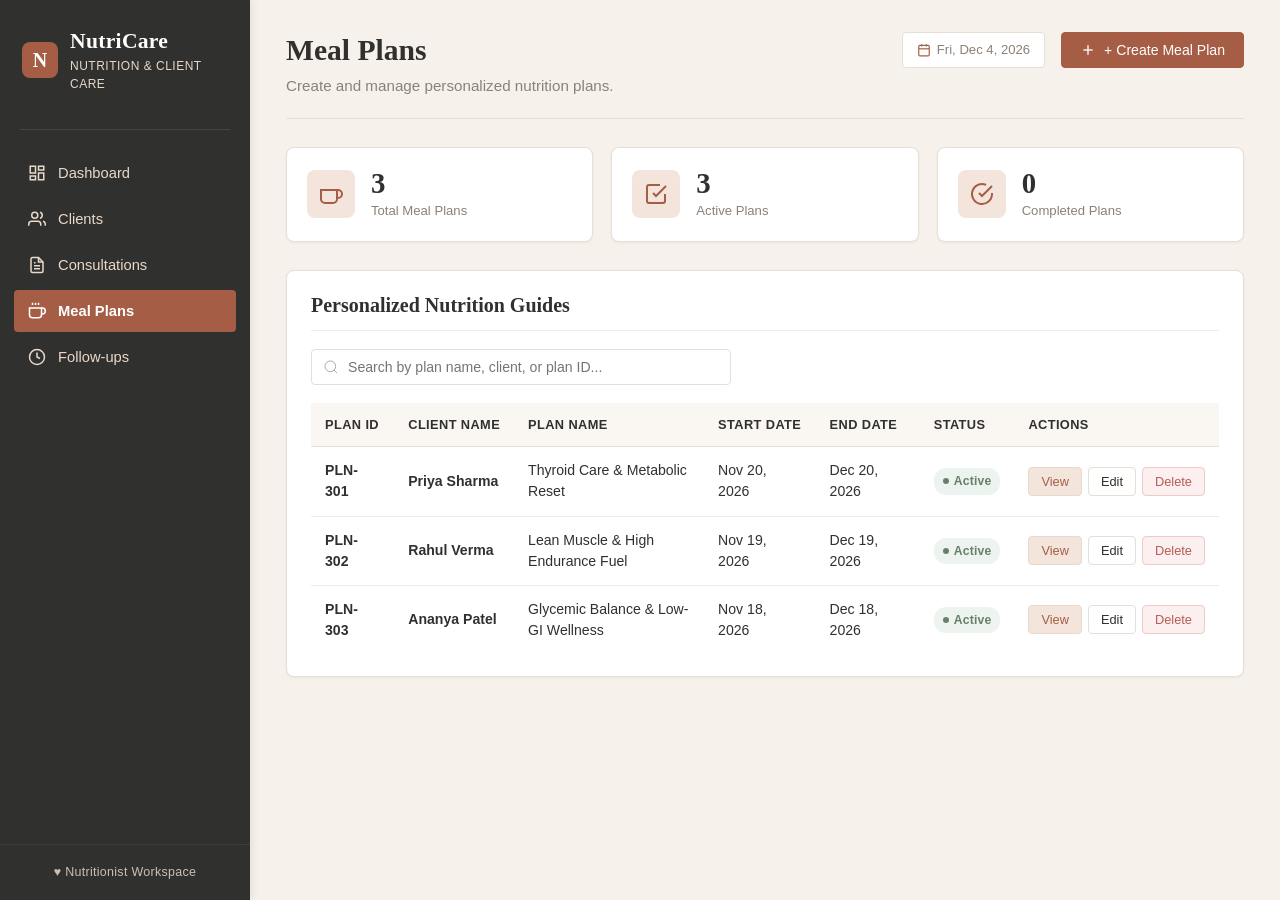
<file: meal-plans.html>
<!DOCTYPE html>
<html lang="en">
<head>
    <meta charset="UTF-8">
    <meta name="viewport" content="width=device-width, initial-scale=1.0">
    <title>Meal Plans – NutriCare Nutritionist Platform</title>
    <link rel="stylesheet" href="style.css">
</head>
<body>

    <!-- Mobile Top Navigation Bar -->
    <header class="mobile-header">
        <div class="brand-wrapper">
            <div class="brand-icon">N</div>
            <div class="brand-text">
                <h1 style="font-size:1.1rem; margin:0;">NutriCare</h1>
            </div>
        </div>
        <button type="button" class="mobile-toggle-btn" id="mobileNavToggle" aria-label="Toggle navigation menu">
            <svg width="24" height="24" viewBox="0 0 24 24" fill="none" stroke="currentColor" stroke-width="2"><path d="M4 6h16M4 12h16M4 18h16"></path></svg>
        </button>
    </header>
    <div class="mobile-backdrop" id="mobileBackdrop"></div>

    <div class="app-container">
        <!-- Dark Charcoal Sidebar -->
        <aside class="sidebar" id="mainSidebar">
            <div class="sidebar-header">
                <div class="brand-wrapper">
                    <div class="brand-icon">N</div>
                    <div class="brand-text">
                        <h1>NutriCare</h1>
                        <div class="brand-subtitle">Nutrition &amp; Client Care</div>
                    </div>
                </div>
            </div>
            
            <div class="sidebar-divider"></div>

            <nav class="sidebar-nav">
                <a href="index.html" class="nav-item">
                    <svg viewBox="0 0 24 24"><rect x="3" y="3" width="7" height="9"></rect><rect x="14" y="3" width="7" height="5"></rect><rect x="14" y="12" width="7" height="9"></rect><rect x="3" y="16" width="7" height="5"></rect></svg>
                    <span>Dashboard</span>
                </a>
                <a href="clients.html" class="nav-item">
                    <svg viewBox="0 0 24 24"><path d="M17 21v-2a4 4 0 0 0-4-4H5a4 4 0 0 0-4 4v2"></path><circle cx="9" cy="7" r="4"></circle><path d="M23 21v-2a4 4 0 0 0-3-3.87"></path><path d="M16 3.13a4 4 0 0 1 0 7.75"></path></svg>
                    <span>Clients</span>
                </a>
                <a href="consultations.html" class="nav-item">
                    <svg viewBox="0 0 24 24"><path d="M14 2H6a2 2 0 0 0-2 2v16a2 2 0 0 0 2 2h12a2 2 0 0 0 2-2V8z"></path><polyline points="14 2 14 8 20 8"></polyline><line x1="16" y1="13" x2="8" y2="13"></line><line x1="16" y1="17" x2="8" y2="17"></line><polyline points="10 9 9 9 8 9"></polyline></svg>
                    <span>Consultations</span>
                </a>
                <a href="meal-plans.html" class="nav-item active">
                    <svg viewBox="0 0 24 24"><path d="M18 8h1a4 4 0 0 1 0 8h-1"></path><path d="M2 8h16v9a4 4 0 0 1-4 4H6a4 4 0 0 1-4-4V8z"></path><line x1="6" y1="1" x2="6" y2="4"></line><line x1="10" y1="1" x2="10" y2="4"></line><line x1="14" y1="1" x2="14" y2="4"></line></svg>
                    <span>Meal Plans</span>
                </a>
                <a href="follow-ups.html" class="nav-item">
                    <svg viewBox="0 0 24 24"><circle cx="12" cy="12" r="10"></circle><polyline points="12 6 12 12 16 14"></polyline></svg>
                    <span>Follow-ups</span>
                </a>
            </nav>

            <div class="sidebar-footer">
                &hearts; Nutritionist Workspace
            </div>
        </aside>

        <!-- Main Content Area -->
        <main class="main-wrapper">
            <div class="content-container">

                <!-- Top Bar -->
                <header class="top-bar">
                    <div class="page-intro">
                        <h1>Meal Plans</h1>
                        <p>Create and manage personalized nutrition plans.</p>
                    </div>

                    <div class="user-profile-meta">
                        <div class="date-pill">
                            <svg viewBox="0 0 24 24" fill="none" stroke="currentColor" stroke-width="2"><rect x="3" y="4" width="18" height="18" rx="2" ry="2"></rect><line x1="16" y1="2" x2="16" y2="6"></line><line x1="8" y1="2" x2="8" y2="6"></line><line x1="3" y1="10" x2="21" y2="10"></line></svg>
                            <span class="js-current-date">Today</span>
                        </div>
                        <button type="button" class="btn btn-primary" onclick="openMealPlanModal()">
                            <svg viewBox="0 0 24 24"><line x1="12" y1="5" x2="12" y2="19"></line><line x1="5" y1="12" x2="19" y2="12"></line></svg>
                            <span>+ Create Meal Plan</span>
                        </button>
                    </div>
                </header>

                <!-- Overview -->
                <section class="stats-grid cols-3" aria-label="Meal Plan Overview">
                    <div class="stat-card">
                        <div class="stat-icon">
                            <svg viewBox="0 0 24 24"><path d="M18 8h1a4 4 0 0 1 0 8h-1"></path><path d="M2 8h16v9a4 4 0 0 1-4 4H6a4 4 0 0 1-4-4V8z"></path></svg>
                        </div>
                        <div class="stat-data">
                            <span class="stat-number" id="totalMealPlansCount">0</span>
                            <span class="stat-label">Total Meal Plans</span>
                        </div>
                    </div>

                    <div class="stat-card">
                        <div class="stat-icon">
                            <svg viewBox="0 0 24 24"><polyline points="9 11 12 14 22 4"></polyline><path d="M21 12v7a2 2 0 0 1-2 2H5a2 2 0 0 1-2-2V5a2 2 0 0 1 2-2h11"></path></svg>
                        </div>
                        <div class="stat-data">
                            <span class="stat-number" id="activeMealPlansCount">0</span>
                            <span class="stat-label">Active Plans</span>
                        </div>
                    </div>

                    <div class="stat-card">
                        <div class="stat-icon">
                            <svg viewBox="0 0 24 24"><path d="M22 11.08V12a10 10 0 1 1-5.93-9.14"></path><polyline points="22 4 12 14.01 9 11.01"></polyline></svg>
                        </div>
                        <div class="stat-data">
                            <span class="stat-number" id="completedMealPlansCount">0</span>
                            <span class="stat-label">Completed Plans</span>
                        </div>
                    </div>
                </section>

                <!-- Meal Plan List Card -->
                <section class="card-section">
                    <div class="card-header">
                        <h2>Personalized Nutrition Guides</h2>
                    </div>

                    <!-- Toolbar -->
                    <div class="toolbar-row">
                        <div class="search-input-wrapper">
                            <svg viewBox="0 0 24 24"><circle cx="11" cy="11" r="8"></circle><line x1="21" y1="21" x2="16.65" y2="16.65"></line></svg>
                            <input type="text" id="mealPlanSearchInput" class="search-input" placeholder="Search by plan name, client, or plan ID...">
                        </div>
                    </div>

                    <!-- Table -->
                    <div class="table-responsive">
                        <table class="data-table">
                            <thead>
                                <tr>
                                    <th>Plan ID</th>
                                    <th>Client Name</th>
                                    <th>Plan Name</th>
                                    <th>Start Date</th>
                                    <th>End Date</th>
                                    <th>Status</th>
                                    <th>Actions</th>
                                </tr>
                            </thead>
                            <tbody id="mealPlansTableBody">
                                <!-- Populated dynamically via js/script.js -->
                            </tbody>
                        </table>
                    </div>
                </section>

            </div>
        </main>
    </div>

    <!-- Modal: Add / Edit Meal Plan -->
    <div class="modal-overlay" id="mealPlanModal">
        <div class="modal-dialog modal-lg">
            <div class="modal-header">
                <h3 id="mealPlanModalTitle">Create Meal Plan</h3>
                <button type="button" class="modal-close-btn" onclick="closeMealPlanModal()">&times;</button>
            </div>
            <form id="mealPlanForm">
                <input type="hidden" id="mealPlanId">
                <div class="modal-body">

                    <!-- Basic Information -->
                    <h4 class="form-section-title" style="margin-top:0;">Basic Information</h4>
                    <div class="form-grid">
                        <div class="form-group">
                            <label class="form-label" for="mealPlanClientId">Select Client <span class="required">*</span></label>
                            <select id="mealPlanClientId" class="form-control" required>
                                <option value="">-- Choose a Client --</option>
                            </select>
                        </div>
                        <div class="form-group">
                            <label class="form-label" for="mealPlanName">Meal Plan Name <span class="required">*</span></label>
                            <input type="text" id="mealPlanName" class="form-control" placeholder="e.g. Thyroid Balance &amp; Metabolic Reset" required>
                        </div>
                        <div class="form-group">
                            <label class="form-label" for="mealPlanStartDate">Start Date <span class="required">*</span></label>
                            <input type="date" id="mealPlanStartDate" class="form-control" required>
                        </div>
                        <div class="form-group">
                            <label class="form-label" for="mealPlanEndDate">End Date <span class="required">*</span></label>
                            <input type="date" id="mealPlanEndDate" class="form-control" required>
                        </div>
                    </div>

                    <!-- Daily Meal Schedule -->
                    <h4 class="form-section-title">Daily Meal Schedule</h4>
                    <div class="form-grid">
                        <div class="form-group full-width">
                            <label class="form-label" for="mealPlanBreakfast">Breakfast (7:30 AM – 8:30 AM)</label>
                            <textarea id="mealPlanBreakfast" class="form-control" rows="2" placeholder="e.g. Steel-cut oats cooked in almond milk with chia seeds and sliced pear..."></textarea>
                        </div>
                        <div class="form-group full-width">
                            <label class="form-label" for="mealPlanMorningSnack">Morning Snack (10:30 AM – 11:00 AM)</label>
                            <textarea id="mealPlanMorningSnack" class="form-control" rows="2" placeholder="e.g. Herbal green tea + 4 soaked almonds + 1 brazil nut..."></textarea>
                        </div>
                        <div class="form-group full-width">
                            <label class="form-label" for="mealPlanLunch">Lunch (1:00 PM – 2:00 PM)</label>
                            <textarea id="mealPlanLunch" class="form-control" rows="2" placeholder="e.g. Mixed vegetable dal + 2 multigrain rotis + raw cucumber salad + fresh curd..."></textarea>
                        </div>
                        <div class="form-group full-width">
                            <label class="form-label" for="mealPlanEveningSnack">Evening Snack (4:30 PM – 5:30 PM)</label>
                            <textarea id="mealPlanEveningSnack" class="form-control" rows="2" placeholder="e.g. Roasted makhana (foxnuts) seasoned with turmeric &amp; pink salt..."></textarea>
                        </div>
                        <div class="form-group full-width">
                            <label class="form-label" for="mealPlanDinner">Dinner (7:30 PM – 8:30 PM)</label>
                            <textarea id="mealPlanDinner" class="form-control" rows="2" placeholder="e.g. Warm vegetable soup + grilled paneer with steamed broccoli and carrots..."></textarea>
                        </div>
                    </div>

                    <!-- Additional Information -->
                    <h4 class="form-section-title">Hydration &amp; Instructions</h4>
                    <div class="form-grid">
                        <div class="form-group full-width">
                            <label class="form-label" for="mealPlanWater">Daily Water Intake Target</label>
                            <input type="text" id="mealPlanWater" class="form-control" placeholder="e.g. 2.5 to 3.0 Litres daily (warm or room temperature)">
                        </div>
                        <div class="form-group full-width">
                            <label class="form-label" for="mealPlanInstructions">Additional Nutritionist Instructions</label>
                            <textarea id="mealPlanInstructions" class="form-control" rows="2" placeholder="Preparation tips, cooking oils to use, meal gaps, supplements, bedtime routine..."></textarea>
                        </div>
                    </div>

                </div>
                <div class="modal-footer">
                    <button type="button" class="btn btn-secondary" onclick="closeMealPlanModal()">Cancel</button>
                    <button type="submit" class="btn btn-primary">Save Meal Plan</button>
                </div>
            </form>
        </div>
    </div>

    <!-- Modal: View Meal Plan Details -->
    <div class="modal-overlay" id="mealPlanViewModal">
        <div class="modal-dialog modal-lg">
            <div class="modal-header">
                <h3>Personalized Meal Plan Details</h3>
                <button type="button" class="modal-close-btn" onclick="closeMealPlanViewModal()">&times;</button>
            </div>
            <div class="modal-body" id="mealPlanViewModalBody">
                <!-- Dynamically populated via viewMealPlanDetails() in js/script.js -->
            </div>
            <div class="modal-footer">
                <button type="button" class="btn btn-secondary" onclick="closeMealPlanViewModal()">Close</button>
            </div>
        </div>
    </div>

    <script src="script.js"></script>
</body>
</html>
</file>
<file: style.css>
/* ==========================================================================
   NUTRICARE – NUTRITIONIST CLIENT MANAGEMENT PLATFORM
   Main Stylesheet (css/style.css)
   Design Identity: Warm ivory, Dark charcoal, Terracotta, Peach & Beige
   ========================================================================== */

:root {
    /* Color Palette */
    --bg-main: #F6F1EB;          /* Warm ivory */
    --sidebar-bg: #30302E;       /* Dark charcoal */
    --sidebar-text: #E8D9CA;     /* Soft beige */
    --sidebar-active: #A65D46;   /* Terracotta */
    --sidebar-hover: #3E3E3B;    /* Charcoal hover */
    
    --primary-accent: #A65D46;   /* Terracotta */
    --primary-hover: #8F4C37;
    --primary-light: #F3E5DC;   /* Soft peach */
    --secondary-accent: #C58A70;
    --beige: #E8D9CA;
    --white: #FFFFFF;
    
    --text-main: #30302E;        /* Dark charcoal */
    --text-secondary: #8B8178;   /* Muted warm gray */
    --text-muted: #A89E94;
    --border-color: #E7DED5;     /* Warm neutral border */
    --border-light: #F0EAE1;
    
    /* Semantic Status Indicators */
    --status-success: #66816B;   /* Muted sage */
    --status-success-bg: #EDF3EE;
    --status-warning: #C28A45;   /* Warm amber */
    --status-warning-bg: #FAF3E8;
    --status-danger: #B85C55;    /* Terracotta red */
    --status-danger-bg: #FBEFEF;
    --status-info: #788A96;
    --status-info-bg: #EFF3F5;

    /* Typography */
    --font-heading: "Georgia", "Times New Roman", serif;
    --font-body: Arial, -apple-system, BlinkMacSystemFont, "Segoe UI", Roboto, sans-serif;
    
    /* Spacing & Radii */
    --radius-sm: 4px;
    --radius-md: 8px;
    --radius-lg: 12px;
    --shadow-sm: 0 1px 3px rgba(48, 48, 46, 0.05);
    --shadow-md: 0 4px 12px rgba(48, 48, 46, 0.08);
    --shadow-lg: 0 10px 25px rgba(48, 48, 46, 0.12);
    --sidebar-width: 250px;
}

/* Base Reset & Box Sizing */
* {
    box-sizing: border-box;
    margin: 0;
    padding: 0;
}

html, body {
    height: 100%;
}

body {
    font-family: var(--font-body);
    font-size: 14.5px;
    line-height: 1.5;
    color: var(--text-main);
    background-color: var(--bg-main);
    -webkit-font-smoothing: antialiased;
}

/* Headings */
h1, h2, h3, h4, h5, h6 {
    font-family: var(--font-heading);
    color: var(--text-main);
    font-weight: 600;
    line-height: 1.25;
}

h1 { font-size: 1.75rem; }
h2 { font-size: 1.45rem; }
h3 { font-size: 1.2rem; }
h4 { font-size: 1.05rem; }

p {
    color: var(--text-secondary);
}

a {
    color: var(--primary-accent);
    text-decoration: none;
    transition: color 0.15s ease;
}

a:hover {
    color: var(--primary-hover);
}

/* Layout Structure */
.app-container {
    display: flex;
    min-height: 100vh;
}

/* ==========================================================================
   SIDEBAR
   ========================================================================== */
.sidebar {
    width: var(--sidebar-width);
    background-color: var(--sidebar-bg);
    color: var(--sidebar-text);
    display: flex;
    flex-direction: column;
    position: fixed;
    top: 0;
    left: 0;
    bottom: 0;
    z-index: 100;
    box-shadow: 2px 0 8px rgba(0, 0, 0, 0.08);
    transition: transform 0.25s ease;
}

.sidebar-header {
    padding: 28px 22px 20px 22px;
}

.brand-wrapper {
    display: flex;
    align-items: center;
    gap: 12px;
}

.brand-icon {
    width: 36px;
    height: 36px;
    border-radius: var(--radius-md);
    background: var(--primary-accent);
    color: var(--white);
    display: flex;
    align-items: center;
    justify-content: center;
    font-family: var(--font-heading);
    font-size: 1.25rem;
    font-weight: bold;
    flex-shrink: 0;
}

.brand-text h1 {
    font-size: 1.35rem;
    color: var(--white);
    letter-spacing: 0.3px;
    margin-bottom: 2px;
}

.brand-subtitle {
    font-size: 0.75rem;
    color: var(--beige);
    letter-spacing: 0.5px;
    text-transform: uppercase;
}

.sidebar-divider {
    height: 1px;
    background-color: rgba(232, 217, 202, 0.12);
    margin: 16px 20px 10px 20px;
}

.sidebar-nav {
    flex: 1;
    padding: 12px 14px;
    display: flex;
    flex-direction: column;
    gap: 4px;
}

.nav-item {
    display: flex;
    align-items: center;
    gap: 12px;
    padding: 10px 14px;
    border-radius: var(--radius-sm);
    color: var(--sidebar-text);
    font-size: 0.92rem;
    font-weight: 500;
    text-decoration: none;
    transition: all 0.15s ease;
}

.nav-item svg {
    width: 18px;
    height: 18px;
    stroke: currentColor;
    stroke-width: 2;
    fill: none;
    flex-shrink: 0;
}

.nav-item:hover {
    background-color: var(--sidebar-hover);
    color: var(--white);
}

.nav-item.active {
    background-color: var(--sidebar-active);
    color: var(--white);
    font-weight: 600;
}

.sidebar-footer {
    padding: 18px 20px;
    border-top: 1px solid rgba(232, 217, 202, 0.1);
    font-size: 0.78rem;
    color: var(--beige);
    opacity: 0.85;
    text-align: center;
    letter-spacing: 0.3px;
}

/* Mobile Header & Backdrop */
.mobile-header {
    display: none;
    background-color: var(--sidebar-bg);
    color: var(--white);
    padding: 14px 20px;
    align-items: center;
    justify-content: space-between;
    position: sticky;
    top: 0;
    z-index: 110;
}

.mobile-toggle-btn {
    background: none;
    border: none;
    color: var(--white);
    cursor: pointer;
    padding: 4px;
    display: flex;
    align-items: center;
}

.mobile-backdrop {
    display: none;
    position: fixed;
    top: 0;
    left: 0;
    right: 0;
    bottom: 0;
    background: rgba(48, 48, 46, 0.6);
    z-index: 90;
}

/* ==========================================================================
   MAIN CONTENT AREA
   ========================================================================== */
.main-wrapper {
    margin-left: var(--sidebar-width);
    flex: 1;
    display: flex;
    flex-direction: column;
    min-height: 100vh;
    background-color: var(--bg-main);
}

.content-container {
    padding: 32px 36px 48px 36px;
    max-width: 1280px;
    width: 100%;
    margin: 0 auto;
}

/* Top Navigation / Header Bar */
.top-bar {
    display: flex;
    align-items: flex-start;
    justify-content: space-between;
    margin-bottom: 28px;
    padding-bottom: 20px;
    border-bottom: 1px solid var(--border-color);
}

.page-intro h1 {
    font-size: 1.85rem;
    margin-bottom: 6px;
    color: var(--text-main);
}

.page-intro p {
    font-size: 0.95rem;
    color: var(--text-secondary);
}

.user-profile-meta {
    display: flex;
    align-items: center;
    gap: 16px;
}

.date-pill {
    background-color: var(--white);
    border: 1px solid var(--border-color);
    padding: 7px 14px;
    border-radius: var(--radius-sm);
    font-size: 0.82rem;
    color: var(--text-secondary);
    display: flex;
    align-items: center;
    gap: 6px;
}

.date-pill svg {
    width: 14px;
    height: 14px;
    stroke: var(--primary-accent);
}

.profile-badge {
    display: flex;
    align-items: center;
    gap: 10px;
    background-color: var(--white);
    border: 1px solid var(--border-color);
    padding: 5px 12px 5px 6px;
    border-radius: var(--radius-md);
}

.profile-avatar {
    width: 32px;
    height: 32px;
    border-radius: var(--radius-sm);
    background-color: var(--primary-light);
    color: var(--primary-accent);
    display: flex;
    align-items: center;
    justify-content: center;
    font-weight: 600;
    font-size: 0.85rem;
}

.profile-info {
    line-height: 1.2;
}

.profile-name {
    font-size: 0.84rem;
    font-weight: 600;
    color: var(--text-main);
}

.profile-role {
    font-size: 0.72rem;
    color: var(--text-secondary);
}

/* ==========================================================================
   SUMMARY STATS CARDS
   ========================================================================== */
.stats-grid {
    display: grid;
    grid-template-columns: repeat(4, 1fr);
    gap: 18px;
    margin-bottom: 28px;
}

.stats-grid.cols-3 {
    grid-template-columns: repeat(3, 1fr);
}

.stat-card {
    background-color: var(--white);
    border: 1px solid var(--border-color);
    border-radius: var(--radius-md);
    padding: 20px;
    display: flex;
    align-items: center;
    gap: 16px;
    box-shadow: var(--shadow-sm);
    transition: transform 0.15s ease, box-shadow 0.15s ease;
}

.stat-card:hover {
    transform: translateY(-1px);
    box-shadow: var(--shadow-md);
}

.stat-icon {
    width: 48px;
    height: 48px;
    border-radius: var(--radius-md);
    background-color: var(--primary-light);
    display: flex;
    align-items: center;
    justify-content: center;
    flex-shrink: 0;
}

.stat-icon svg {
    width: 24px;
    height: 24px;
    stroke: var(--primary-accent);
    stroke-width: 2;
    fill: none;
}

.stat-data {
    display: flex;
    flex-direction: column;
}

.stat-number {
    font-family: var(--font-heading);
    font-size: 1.8rem;
    font-weight: 600;
    color: var(--text-main);
    line-height: 1.1;
    margin-bottom: 2px;
}

.stat-label {
    font-size: 0.82rem;
    color: var(--text-secondary);
    font-weight: 500;
}

/* ==========================================================================
   CONTENT CARDS & PANELS
   ========================================================================== */
.card-section {
    background-color: var(--white);
    border: 1px solid var(--border-color);
    border-radius: var(--radius-md);
    padding: 22px 24px;
    margin-bottom: 28px;
    box-shadow: var(--shadow-sm);
}

.card-header {
    display: flex;
    align-items: center;
    justify-content: space-between;
    margin-bottom: 18px;
    padding-bottom: 12px;
    border-bottom: 1px solid var(--border-light);
}

.card-header h2 {
    font-size: 1.25rem;
    color: var(--text-main);
}

.card-header .header-action {
    display: flex;
    align-items: center;
    gap: 10px;
}

.dashboard-split {
    display: grid;
    grid-template-columns: 1fr 1fr;
    gap: 24px;
    margin-bottom: 28px;
}

/* ==========================================================================
   BUTTONS & CONTROLS
   ========================================================================== */
.btn {
    display: inline-flex;
    align-items: center;
    justify-content: center;
    gap: 8px;
    padding: 9px 18px;
    border-radius: var(--radius-sm);
    font-size: 0.88rem;
    font-weight: 500;
    cursor: pointer;
    border: 1px solid transparent;
    transition: all 0.15s ease;
    font-family: var(--font-body);
    white-space: nowrap;
}

.btn svg {
    width: 16px;
    height: 16px;
    stroke: currentColor;
    stroke-width: 2;
    fill: none;
}

.btn-primary {
    background-color: var(--primary-accent);
    color: var(--white);
    border-color: var(--primary-accent);
}

.btn-primary:hover {
    background-color: var(--primary-hover);
    border-color: var(--primary-hover);
    color: var(--white);
}

.btn-secondary {
    background-color: var(--white);
    color: var(--text-main);
    border-color: var(--border-color);
}

.btn-secondary:hover {
    background-color: var(--bg-main);
    border-color: var(--secondary-accent);
}

.btn-peach {
    background-color: var(--primary-light);
    color: var(--primary-accent);
    border-color: var(--beige);
}

.btn-peach:hover {
    background-color: var(--beige);
}

.btn-danger {
    background-color: var(--status-danger-bg);
    color: var(--status-danger);
    border-color: #F0CAC7;
}

.btn-danger:hover {
    background-color: var(--status-danger);
    color: var(--white);
}

.btn-sm {
    padding: 6px 12px;
    font-size: 0.8rem;
}

.btn-icon {
    padding: 6px 8px;
    border-radius: var(--radius-sm);
}

/* ==========================================================================
   TABLES
   ========================================================================== */
.table-responsive {
    width: 100%;
    overflow-x: auto;
    -webkit-overflow-scrolling: touch;
}

.data-table {
    width: 100%;
    border-collapse: collapse;
    text-align: left;
    font-size: 0.88rem;
}

.data-table thead th {
    background-color: #FAF6F2;
    color: var(--text-main);
    font-weight: 600;
    font-size: 0.8rem;
    text-transform: uppercase;
    letter-spacing: 0.4px;
    padding: 12px 14px;
    border-bottom: 1px solid var(--border-color);
    white-space: nowrap;
}

.data-table tbody td {
    padding: 13px 14px;
    border-bottom: 1px solid var(--border-light);
    color: var(--text-main);
    vertical-align: middle;
}

.data-table tbody tr:last-child td {
    border-bottom: none;
}

.data-table tbody tr:hover {
    background-color: #FDFBF8;
}

.table-actions {
    display: flex;
    align-items: center;
    gap: 6px;
    flex-wrap: nowrap;
}

/* Empty State in Tables */
.empty-state {
    padding: 36px 16px;
    text-align: center;
    color: var(--text-secondary);
}

.empty-state-icon {
    width: 44px;
    height: 44px;
    margin: 0 auto 10px auto;
    border-radius: 50%;
    background-color: var(--primary-light);
    display: flex;
    align-items: center;
    justify-content: center;
}

.empty-state-icon svg {
    width: 22px;
    height: 22px;
    stroke: var(--primary-accent);
}

.empty-state p {
    font-size: 0.88rem;
}

/* Status Badges */
.status-badge {
    display: inline-flex;
    align-items: center;
    gap: 5px;
    padding: 4px 9px;
    border-radius: 12px;
    font-size: 0.76rem;
    font-weight: 600;
    text-transform: capitalize;
    letter-spacing: 0.2px;
    white-space: nowrap;
}

.status-badge::before {
    content: "";
    display: inline-block;
    width: 6px;
    height: 6px;
    border-radius: 50%;
}

.status-badge.status-active,
.status-badge.status-completed {
    background-color: var(--status-success-bg);
    color: var(--status-success);
}
.status-badge.status-active::before,
.status-badge.status-completed::before {
    background-color: var(--status-success);
}

.status-badge.status-upcoming,
.status-badge.status-scheduled {
    background-color: var(--status-warning-bg);
    color: var(--status-warning);
}
.status-badge.status-upcoming::before,
.status-badge.status-scheduled::before {
    background-color: var(--status-warning);
}

.status-badge.status-missed,
.status-badge.status-overdue {
    background-color: var(--status-danger-bg);
    color: var(--status-danger);
}
.status-badge.status-missed::before,
.status-badge.status-overdue::before {
    background-color: var(--status-danger);
}

/* ==========================================================================
   QUICK ACTIONS SECTION (Dashboard)
   ========================================================================== */
.quick-actions-box {
    background-color: var(--primary-light);
    border: 1px solid var(--beige);
    border-radius: var(--radius-md);
    padding: 24px 28px;
    margin-bottom: 28px;
}

.quick-actions-box .qa-header {
    display: flex;
    justify-content: space-between;
    align-items: center;
    margin-bottom: 16px;
}

.quick-actions-box h2 {
    font-size: 1.25rem;
    color: var(--text-main);
}

.qa-tagline {
    font-family: var(--font-heading);
    font-style: italic;
    font-size: 0.95rem;
    color: var(--primary-accent);
}

.quick-actions-grid {
    display: grid;
    grid-template-columns: repeat(4, 1fr);
    gap: 14px;
}

.quick-action-btn {
    background-color: var(--white);
    border: 1px solid var(--border-color);
    border-radius: var(--radius-sm);
    padding: 14px 16px;
    display: flex;
    align-items: center;
    gap: 12px;
    color: var(--text-main);
    font-weight: 500;
    font-size: 0.9rem;
    text-decoration: none;
    transition: all 0.15s ease;
    box-shadow: 0 1px 2px rgba(48, 48, 46, 0.04);
}

.quick-action-btn:hover {
    border-color: var(--primary-accent);
    color: var(--primary-accent);
    transform: translateY(-1px);
    box-shadow: var(--shadow-sm);
}

.quick-action-btn svg {
    width: 20px;
    height: 20px;
    stroke: var(--primary-accent);
    stroke-width: 2;
    fill: none;
    flex-shrink: 0;
}

/* ==========================================================================
   FILTER / SEARCH TOOLBAR
   ========================================================================== */
.toolbar-row {
    display: flex;
    align-items: center;
    justify-content: space-between;
    gap: 14px;
    margin-bottom: 18px;
    flex-wrap: wrap;
}

.search-input-wrapper {
    position: relative;
    flex: 1;
    min-width: 240px;
    max-width: 420px;
}

.search-input-wrapper svg {
    position: absolute;
    left: 12px;
    top: 50%;
    transform: translateY(-50%);
    width: 16px;
    height: 16px;
    stroke: var(--text-secondary);
    fill: none;
}

.search-input {
    width: 100%;
    padding: 9px 12px 9px 36px;
    border: 1px solid var(--border-color);
    border-radius: var(--radius-sm);
    background-color: var(--white);
    font-size: 0.88rem;
    color: var(--text-main);
    outline: none;
    transition: border-color 0.15s;
}

.search-input:focus {
    border-color: var(--primary-accent);
}

.filter-select {
    padding: 9px 14px;
    border: 1px solid var(--border-color);
    border-radius: var(--radius-sm);
    background-color: var(--white);
    font-size: 0.88rem;
    color: var(--text-main);
    outline: none;
    cursor: pointer;
}

.filter-select:focus {
    border-color: var(--primary-accent);
}

/* ==========================================================================
   FORMS & INPUTS
   ========================================================================== */
.form-grid {
    display: grid;
    grid-template-columns: repeat(2, 1fr);
    gap: 16px 20px;
}

.form-grid.grid-3 {
    grid-template-columns: repeat(3, 1fr);
}

.form-group {
    display: flex;
    flex-direction: column;
    gap: 6px;
}

.form-group.full-width {
    grid-column: 1 / -1;
}

.form-label {
    font-size: 0.82rem;
    font-weight: 600;
    color: var(--text-main);
}

.form-label .required {
    color: var(--status-danger);
    margin-left: 2px;
}

.form-control {
    width: 100%;
    padding: 9px 12px;
    border: 1px solid var(--border-color);
    border-radius: var(--radius-sm);
    font-family: var(--font-body);
    font-size: 0.88rem;
    color: var(--text-main);
    background-color: var(--white);
    outline: none;
    transition: border-color 0.15s, box-shadow 0.15s;
}

.form-control:focus {
    border-color: var(--primary-accent);
    box-shadow: 0 0 0 2px rgba(166, 93, 70, 0.15);
}

textarea.form-control {
    min-height: 80px;
    resize: vertical;
}

.form-section-title {
    font-family: var(--font-heading);
    font-size: 1.05rem;
    color: var(--primary-accent);
    margin-top: 10px;
    margin-bottom: 4px;
    grid-column: 1 / -1;
    border-bottom: 1px dashed var(--border-color);
    padding-bottom: 6px;
}

/* ==========================================================================
   MODAL DIALOGS
   ========================================================================== */
.modal-overlay {
    display: none;
    position: fixed;
    top: 0;
    left: 0;
    right: 0;
    bottom: 0;
    background-color: rgba(48, 48, 46, 0.55);
    backdrop-filter: blur(2px);
    z-index: 1000;
    align-items: center;
    justify-content: center;
    padding: 20px;
    overflow-y: auto;
}

.modal-overlay.active {
    display: flex;
}

.modal-dialog {
    background-color: var(--white);
    border-radius: var(--radius-md);
    box-shadow: var(--shadow-lg);
    width: 100%;
    max-width: 700px;
    max-height: 90vh;
    display: flex;
    flex-direction: column;
    animation: modalSlideIn 0.2s ease-out;
}

.modal-dialog.modal-lg {
    max-width: 860px;
}

.modal-dialog.modal-sm {
    max-width: 440px;
}

@keyframes modalSlideIn {
    from {
        opacity: 0;
        transform: translateY(-12px);
    }
    to {
        opacity: 1;
        transform: translateY(0);
    }
}

.modal-header {
    padding: 18px 24px;
    border-bottom: 1px solid var(--border-color);
    display: flex;
    align-items: center;
    justify-content: space-between;
}

.modal-header h3 {
    font-size: 1.25rem;
    color: var(--text-main);
}

.modal-close-btn {
    background: none;
    border: none;
    font-size: 1.4rem;
    line-height: 1;
    color: var(--text-secondary);
    cursor: pointer;
    padding: 4px;
}

.modal-close-btn:hover {
    color: var(--text-main);
}

.modal-body {
    padding: 24px;
    overflow-y: auto;
}

.modal-footer {
    padding: 16px 24px;
    border-top: 1px solid var(--border-color);
    display: flex;
    align-items: center;
    justify-content: flex-end;
    gap: 12px;
    background-color: #FAF8F5;
    border-bottom-left-radius: var(--radius-md);
    border-bottom-right-radius: var(--radius-md);
}

/* ==========================================================================
   VIEW DETAILS SECTIONS (Profile, Meal Plan, Consultation)
   ========================================================================== */
.detail-grid {
    display: grid;
    grid-template-columns: repeat(2, 1fr);
    gap: 14px 20px;
}

.detail-item {
    display: flex;
    flex-direction: column;
}

.detail-label {
    font-size: 0.75rem;
    text-transform: uppercase;
    letter-spacing: 0.4px;
    color: var(--text-secondary);
    font-weight: 600;
    margin-bottom: 2px;
}

.detail-value {
    font-size: 0.92rem;
    color: var(--text-main);
    font-weight: 500;
}

.detail-banner {
    background-color: var(--primary-light);
    border: 1px solid var(--beige);
    border-radius: var(--radius-sm);
    padding: 14px 18px;
    margin-bottom: 18px;
    display: flex;
    align-items: center;
    justify-content: space-between;
}

.detail-banner-name {
    font-family: var(--font-heading);
    font-size: 1.3rem;
    font-weight: 600;
    color: var(--text-main);
}

.detail-banner-id {
    font-size: 0.8rem;
    color: var(--primary-accent);
    font-weight: 600;
}

.meal-schedule-view {
    display: flex;
    flex-direction: column;
    gap: 12px;
    margin-top: 14px;
}

.meal-block {
    background-color: #FAF8F5;
    border-left: 3px solid var(--primary-accent);
    border-radius: var(--radius-sm);
    padding: 12px 16px;
}

.meal-block-header {
    display: flex;
    justify-content: space-between;
    font-size: 0.84rem;
    font-weight: 600;
    color: var(--primary-accent);
    margin-bottom: 4px;
}

.meal-block-content {
    font-size: 0.9rem;
    color: var(--text-main);
    white-space: pre-line;
}

.notice-disclaimer {
    background-color: #FAF7F2;
    border: 1px dashed var(--beige);
    border-radius: var(--radius-sm);
    padding: 10px 14px;
    font-size: 0.78rem;
    color: var(--text-secondary);
    margin-top: 16px;
    font-style: italic;
}

/* Tabs */
.tabs-nav {
    display: flex;
    gap: 8px;
    border-bottom: 1px solid var(--border-color);
    margin-bottom: 18px;
}

.tab-btn {
    background: none;
    border: none;
    border-bottom: 2px solid transparent;
    padding: 8px 14px;
    font-size: 0.88rem;
    font-weight: 500;
    color: var(--text-secondary);
    cursor: pointer;
    transition: all 0.15s ease;
}

.tab-btn:hover {
    color: var(--primary-accent);
}

.tab-btn.active {
    color: var(--primary-accent);
    border-bottom-color: var(--primary-accent);
    font-weight: 600;
}

/* ==========================================================================
   TOAST NOTIFICATIONS
   ========================================================================== */
.toast-container {
    position: fixed;
    top: 24px;
    right: 24px;
    z-index: 2000;
    display: flex;
    flex-direction: column;
    gap: 10px;
    pointer-events: none;
}

.toast {
    background-color: var(--white);
    border-left: 4px solid var(--primary-accent);
    border-radius: var(--radius-sm);
    box-shadow: var(--shadow-lg);
    padding: 12px 18px;
    min-width: 280px;
    max-width: 380px;
    font-size: 0.88rem;
    color: var(--text-main);
    display: flex;
    align-items: center;
    justify-content: space-between;
    gap: 12px;
    pointer-events: auto;
    animation: toastIn 0.25s ease-out;
    transition: opacity 0.2s, transform 0.2s;
}

.toast.toast-success {
    border-left-color: var(--status-success);
}

.toast.toast-danger {
    border-left-color: var(--status-danger);
}

.toast.toast-warning {
    border-left-color: var(--status-warning);
}

@keyframes toastIn {
    from {
        opacity: 0;
        transform: translateY(-10px);
    }
    to {
        opacity: 1;
        transform: translateY(0);
    }
}

/* ==========================================================================
   RESPONSIVENESS (Media Queries)
   ========================================================================== */
@media (max-width: 1024px) {
    .stats-grid {
        grid-template-columns: repeat(2, 1fr);
    }
    
    .quick-actions-grid {
        grid-template-columns: repeat(2, 1fr);
    }
    
    .dashboard-split {
        grid-template-columns: 1fr;
    }
}

@media (max-width: 768px) {
    .sidebar {
        transform: translateX(-100%);
    }

    .sidebar.open {
        transform: translateX(0);
    }

    .mobile-header {
        display: flex;
    }

    .mobile-backdrop.active {
        display: block;
    }

    .main-wrapper {
        margin-left: 0;
    }

    .content-container {
        padding: 20px 16px 36px 16px;
    }

    .top-bar {
        flex-direction: column;
        gap: 14px;
        align-items: flex-start;
    }

    .stats-grid,
    .stats-grid.cols-3 {
        grid-template-columns: 1fr;
    }

    .quick-actions-grid {
        grid-template-columns: 1fr;
    }

    .form-grid,
    .form-grid.grid-3,
    .detail-grid {
        grid-template-columns: 1fr;
    }

    .toolbar-row {
        flex-direction: column;
        align-items: stretch;
    }

    .search-input-wrapper {
        max-width: 100%;
    }

    .modal-dialog {
        margin: 10px;
        max-height: 95vh;
    }
}
</file>
